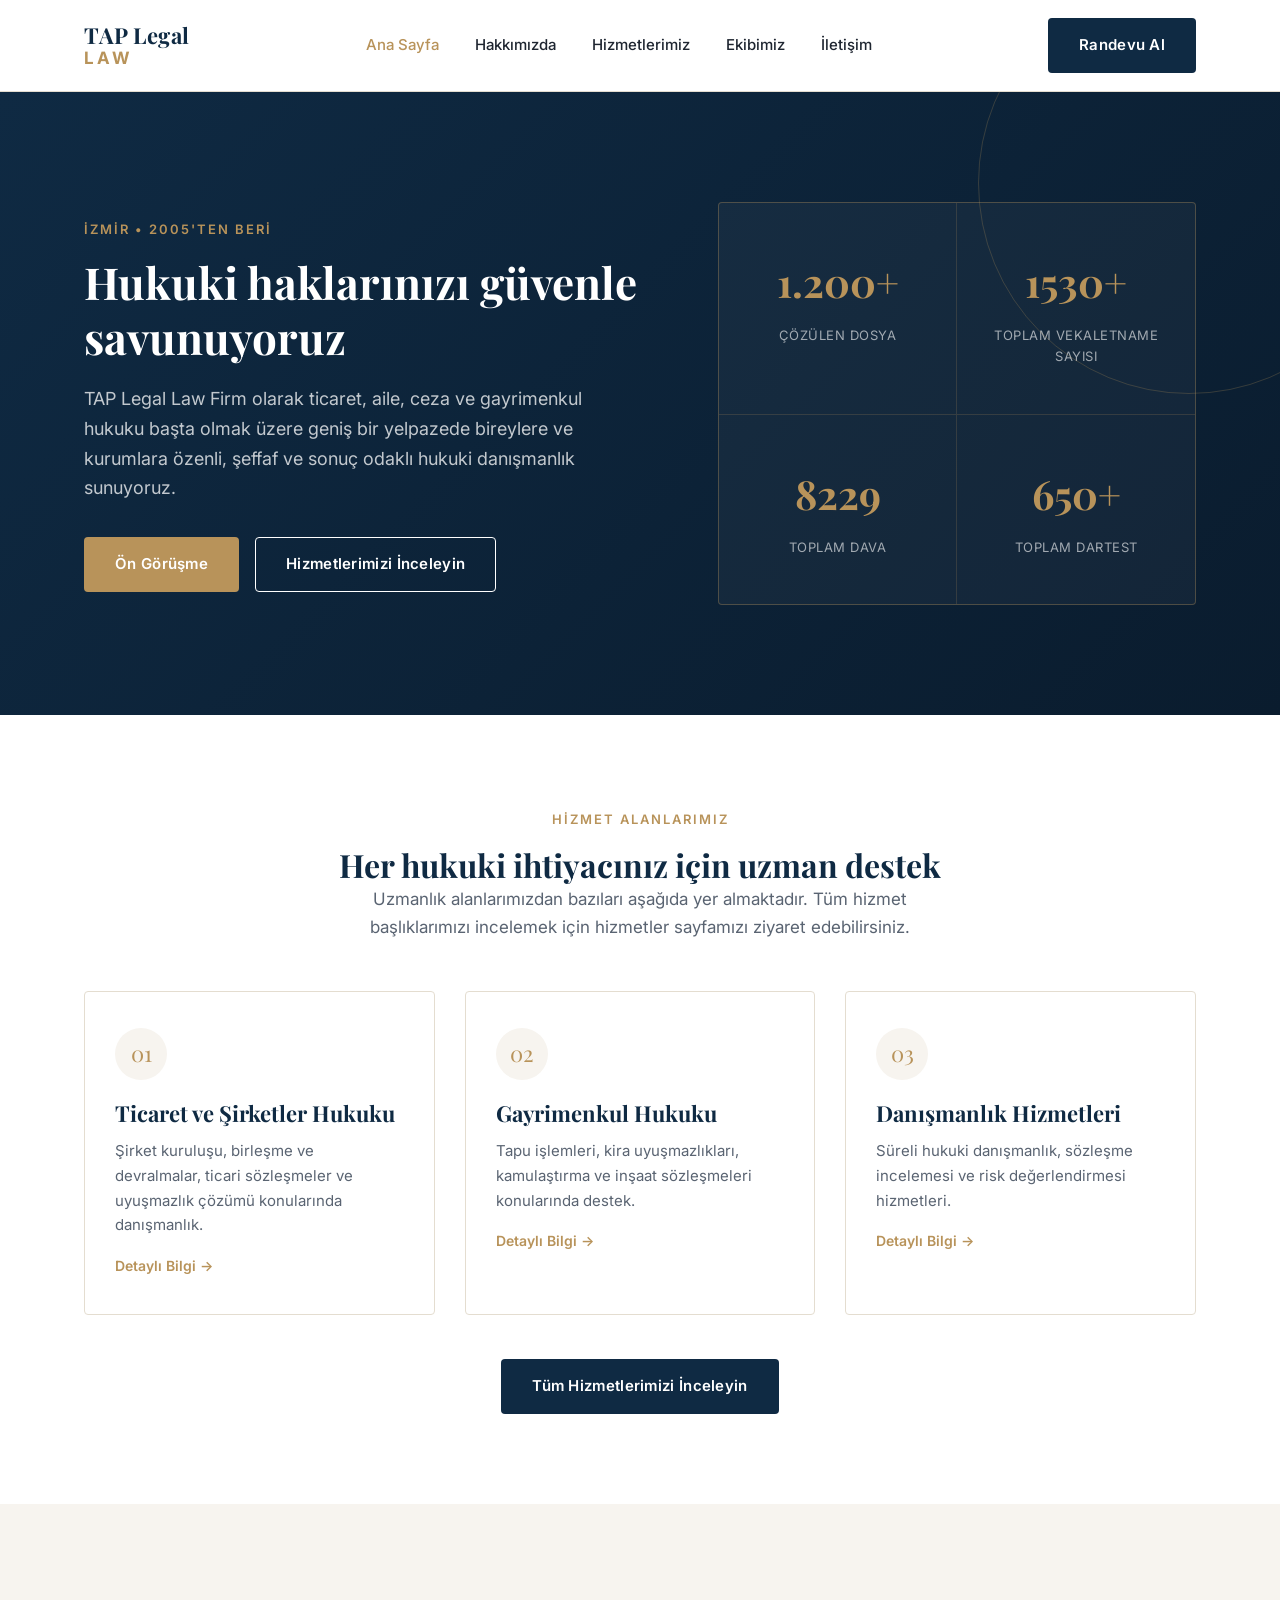
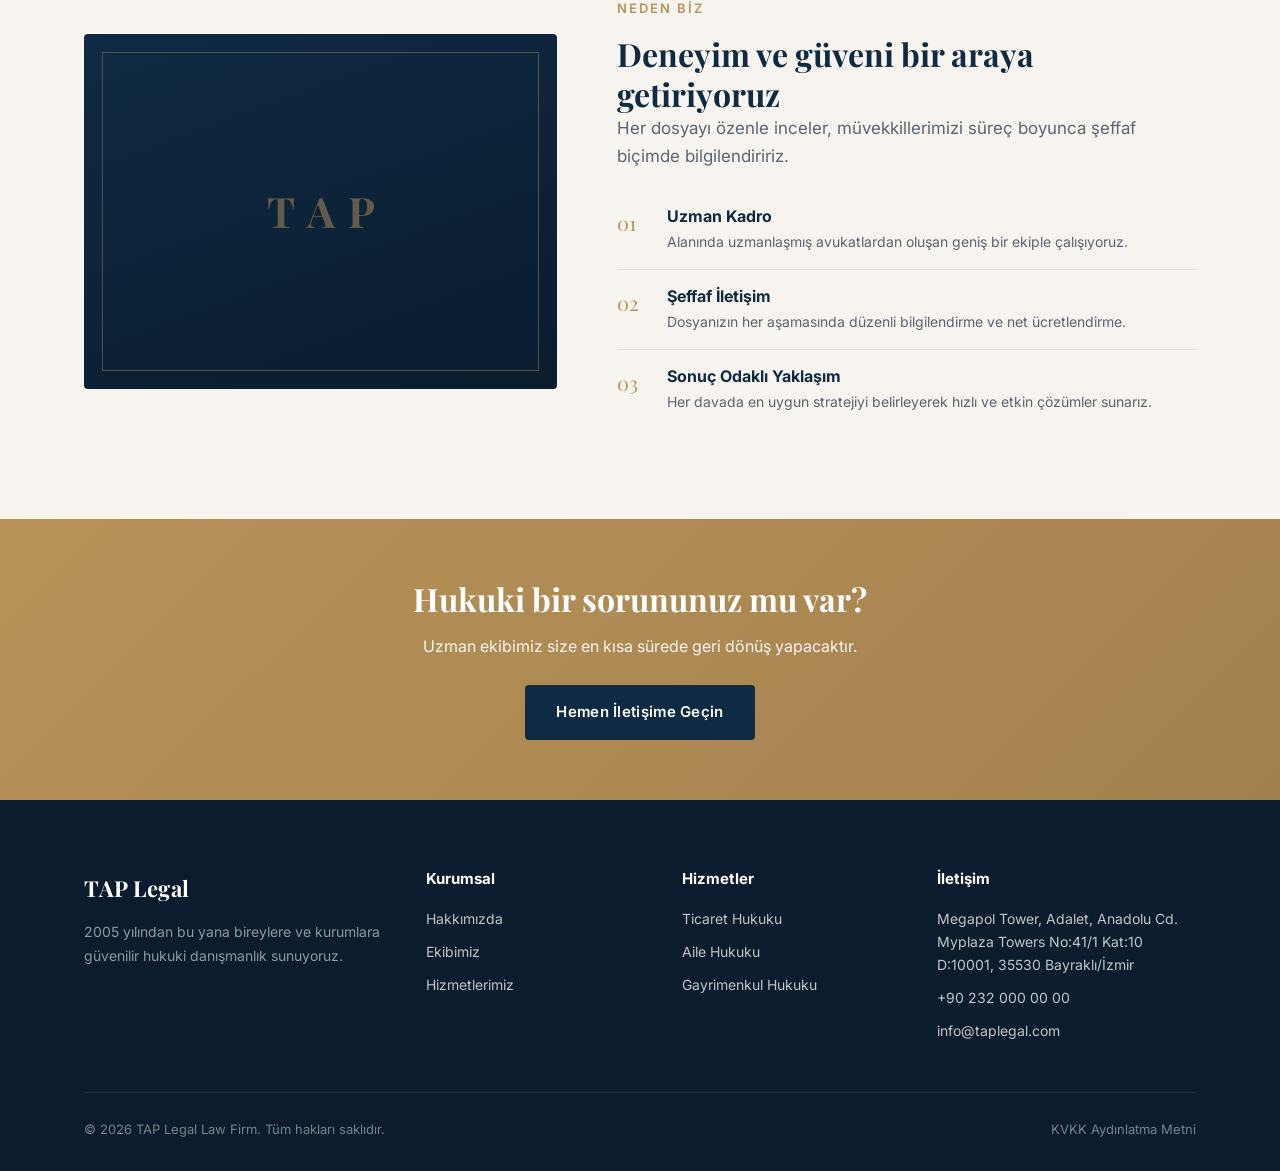
<file: index.html>
<!DOCTYPE html>
<html lang="tr">
<head>
  <meta charset="UTF-8" />
  <meta name="viewport" content="width=device-width, initial-scale=1.0" />
  <title>TAP Legal Law Firm | Ana Sayfa</title>
  <meta name="description" content="TAP Legal Law Firm — Ticaret, Aile, Ceza ve Gayrimenkul hukuku alanlarında güvenilir hukuki danışmanlık." />
  <link rel="preconnect" href="https://fonts.googleapis.com" />
  <link href="https://fonts.googleapis.com/css2?family=Playfair+Display:wght@600;700&family=Inter:wght@400;500;600;700&display=swap" rel="stylesheet" />
  <link rel="stylesheet" href="css/style.css" />
</head>
<body>

  <header class="site-header">
    <div class="container nav">
      <a href="index.html" class="brand">
        <span class="brand-name">TAP Legal</span>
        <span class="brand-tag">Law</span>
      </a>

      <nav class="nav-links">
        <a href="index.html" class="active">Ana Sayfa</a>
        <a href="hakkimizda.html">Hakkımızda</a>
        <a href="hizmetler.html">Hizmetlerimiz</a>
        <a href="ekip.html">Ekibimiz</a>
        <a href="iletisim.html">İletişim</a>
      </nav>

      <div class="nav-cta">
        <a href="iletisim.html" class="btn btn-dark">Randevu Al</a>
        <button class="nav-toggle" aria-label="Menüyü aç/kapat" aria-expanded="false">
          <span></span><span></span><span></span>
        </button>
      </div>
    </div>
  </header>

  <section class="hero">
    <div class="container hero-grid">
      <div>
        <span class="eyebrow">İzmir • 2005'ten beri</span>
        <h1>Hukuki haklarınızı güvenle savunuyoruz</h1>
        <p>TAP Legal Law Firm olarak ticaret, aile, ceza ve gayrimenkul hukuku başta olmak üzere geniş bir yelpazede bireylere ve kurumlara özenli, şeffaf ve sonuç odaklı hukuki danışmanlık sunuyoruz.</p>
        <div class="hero-actions">
          <a href="iletisim.html" class="btn btn-primary">Ön Görüşme</a>
          <a href="hizmetler.html" class="btn btn-outline">Hizmetlerimizi İnceleyin</a>
        </div>
      </div>

      <div class="hero-card">
        <div class="hero-stat">
          <strong>1.200+</strong>
          <span>Çözülen Dosya</span>
        </div>
        <div class="hero-stat">
          <strong>1530+</strong>
          <span>Toplam Vekaletname Sayısı</span>
        </div>
        <div class="hero-stat">
          <strong>8229</strong>
          <span>Toplam Dava</span>
        </div>
        <div class="hero-stat">
          <strong>650+</strong>
          <span>Toplam Dartest</span>
        </div>
      </div>
    </div>
  </section>

  <section class="section">
    <div class="container">
      <div class="section-head center">
        <span class="eyebrow">Hizmet Alanlarımız</span>
        <h2>Her hukuki ihtiyacınız için uzman destek</h2>
        <p class="lead">Uzmanlık alanlarımızdan bazıları aşağıda yer almaktadır. Tüm hizmet başlıklarımızı incelemek için hizmetler sayfamızı ziyaret edebilirsiniz.</p>
      </div>

      <div class="grid grid-3">
        <div class="card">
          <div class="card-icon">01</div>
          <h3>Ticaret ve Şirketler Hukuku</h3>
          <p>Şirket kuruluşu, birleşme ve devralmalar, ticari sözleşmeler ve uyuşmazlık çözümü konularında danışmanlık.</p>
          <a href="hizmetler.html" class="more">Detaylı Bilgi →</a>
        </div>
        <div class="card">
          <div class="card-icon">02</div>
          <h3>Gayrimenkul Hukuku</h3>
          <p>Tapu işlemleri, kira uyuşmazlıkları, kamulaştırma ve inşaat sözleşmeleri konularında destek.</p>
          <a href="hizmetler.html" class="more">Detaylı Bilgi →</a>
        </div>
        <div class="card">
          <div class="card-icon">03</div>
          <h3>Danışmanlık Hizmetleri</h3>
          <p>Süreli hukuki danışmanlık, sözleşme incelemesi ve risk değerlendirmesi hizmetleri.</p>
          <a href="hizmetler.html" class="more">Detaylı Bilgi →</a>
        </div>
      </div>

      <div style="text-align:center;margin-top:44px;">
        <a href="hizmetler.html" class="btn btn-dark">Tüm Hizmetlerimizi İnceleyin</a>
      </div>
    </div>
  </section>

  <section class="section section-alt">
    <div class="container about-split">
      <div class="about-photo"></div>
      <div>
        <span class="eyebrow">Neden Biz</span>
        <h2>Deneyim ve güveni bir araya getiriyoruz</h2>
        <p class="lead">Her dosyayı özenle inceler, müvekkillerimizi süreç boyunca şeffaf biçimde bilgilendiririz.</p>

        <ul class="value-list">
          <li>
            <span class="value-num">01</span>
            <div>
              <h4>Uzman Kadro</h4>
              <p>Alanında uzmanlaşmış avukatlardan oluşan geniş bir ekiple çalışıyoruz.</p>
            </div>
          </li>
          <li>
            <span class="value-num">02</span>
            <div>
              <h4>Şeffaf İletişim</h4>
              <p>Dosyanızın her aşamasında düzenli bilgilendirme ve net ücretlendirme.</p>
            </div>
          </li>
          <li>
            <span class="value-num">03</span>
            <div>
              <h4>Sonuç Odaklı Yaklaşım</h4>
              <p>Her davada en uygun stratejiyi belirleyerek hızlı ve etkin çözümler sunarız.</p>
            </div>
          </li>
        </ul>
      </div>
    </div>
  </section>

  <section class="cta-banner">
    <div class="container">
      <h2>Hukuki bir sorununuz mu var?</h2>
      <p>Uzman ekibimiz size en kısa sürede geri dönüş yapacaktır.</p>
      <a href="iletisim.html" class="btn btn-dark">Hemen İletişime Geçin</a>
    </div>
  </section>

  <footer class="site-footer">
    <div class="container">
      <div class="footer-grid">
        <div class="footer-brand">
          <span class="brand-name">TAP Legal</span>
          <p>2005 yılından bu yana bireylere ve kurumlara güvenilir hukuki danışmanlık sunuyoruz.</p>
        </div>
        <div>
          <h4>Kurumsal</h4>
          <ul>
            <li><a href="hakkimizda.html">Hakkımızda</a></li>
            <li><a href="ekip.html">Ekibimiz</a></li>
            <li><a href="hizmetler.html">Hizmetlerimiz</a></li>
          </ul>
        </div>
        <div>
          <h4>Hizmetler</h4>
          <ul>
            <li><a href="hizmetler.html">Ticaret Hukuku</a></li>
            <li><a href="hizmetler.html">Aile Hukuku</a></li>
            <li><a href="hizmetler.html">Gayrimenkul Hukuku</a></li>
          </ul>
        </div>
        <div>
          <h4>İletişim</h4>
          <ul>
            <li>Megapol Tower, Adalet, Anadolu Cd. Myplaza Towers No:41/1 Kat:10 D:10001, 35530 Bayraklı/İzmir</li>
            <li>+90 232 000 00 00</li>
            <li>info@taplegal.com</li>
          </ul>
        </div>
      </div>
      <div class="footer-bottom">
        <span>© 2026 TAP Legal Law Firm. Tüm hakları saklıdır.</span>
        <span><a href="kvkk.html">KVKK Aydınlatma Metni</a></span>
      </div>
    </div>
  </footer>

  <script src="js/main.js"></script>
</body>
</html>
</file>
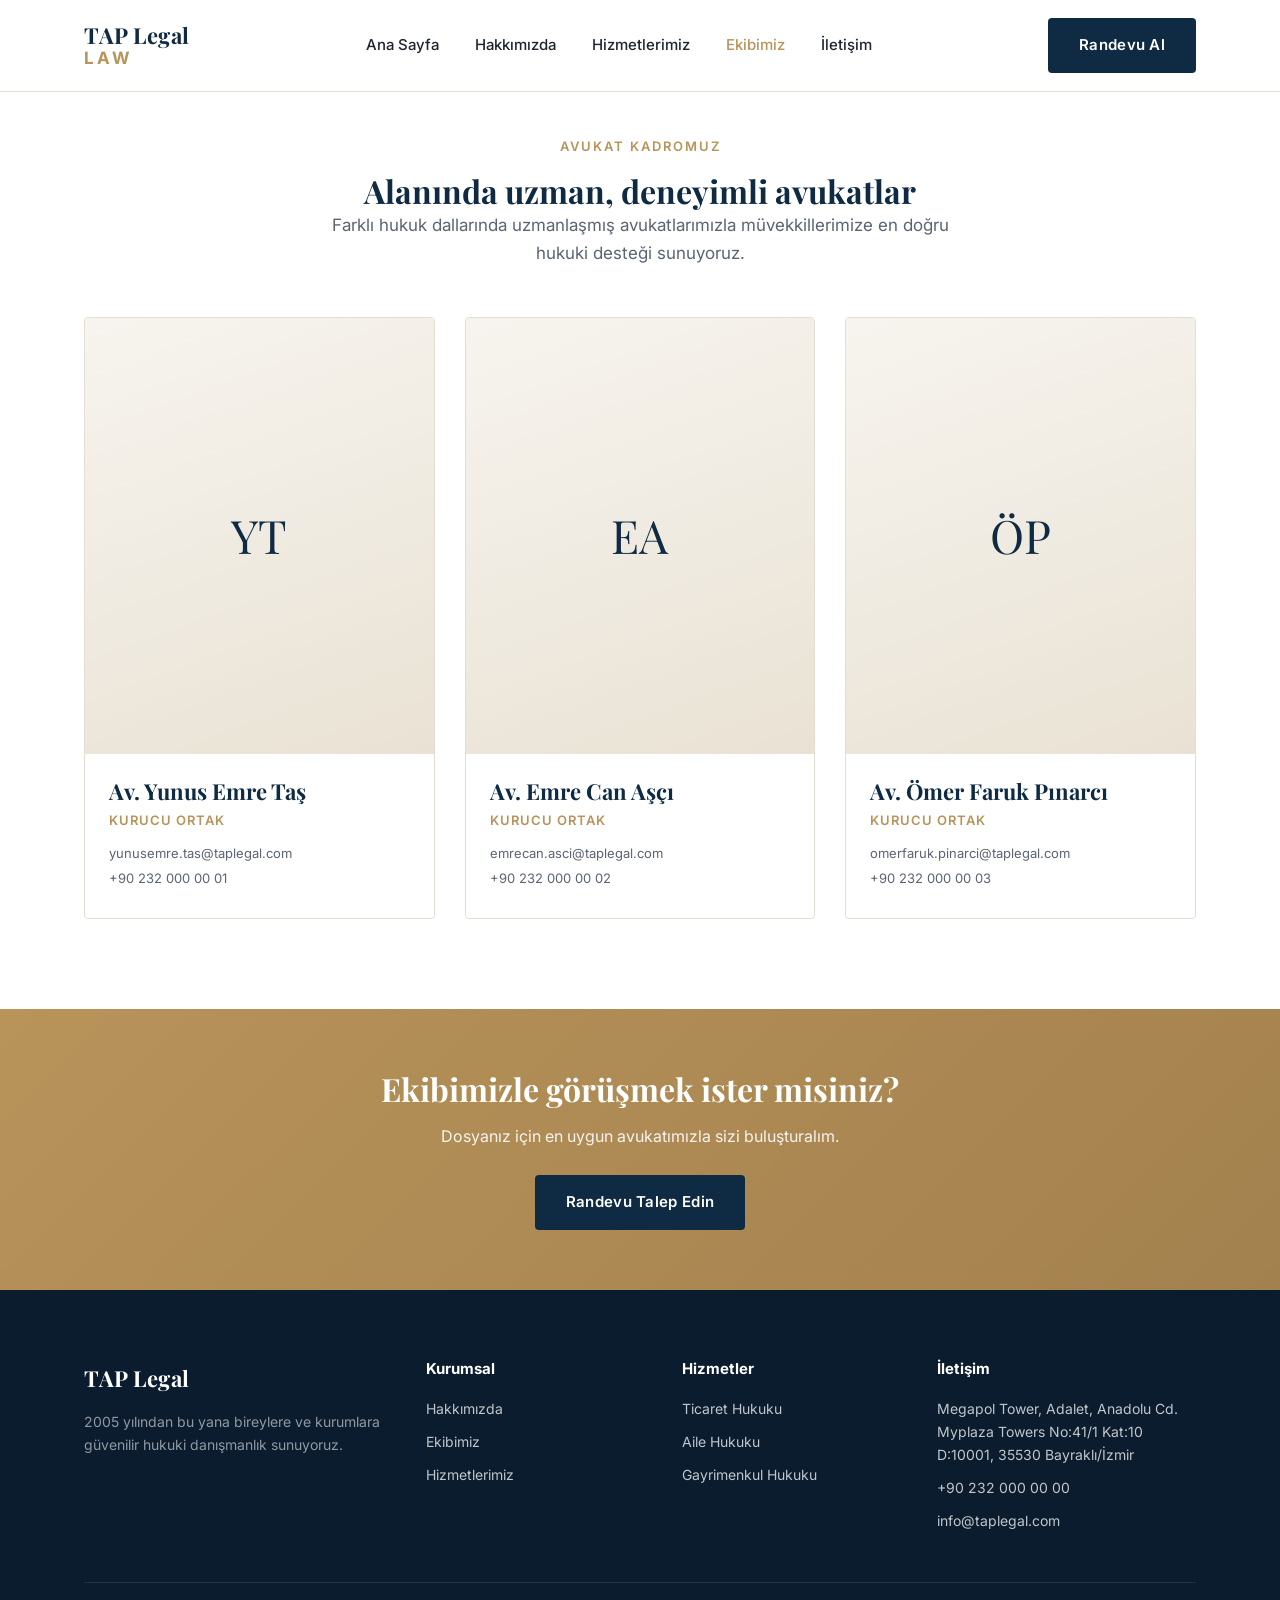
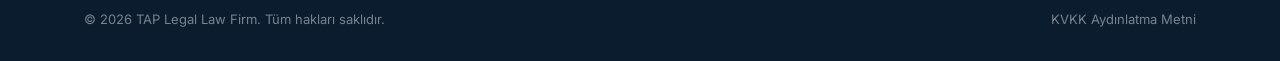
<file: ekip.html>
<!DOCTYPE html>
<html lang="tr">
<head>
  <meta charset="UTF-8" />
  <meta name="viewport" content="width=device-width, initial-scale=1.0" />
  <title>Ekibimiz | TAP Legal Law Firm</title>
  <meta name="description" content="TAP Legal Law Firm uzman avukat kadrosu." />
  <link rel="preconnect" href="https://fonts.googleapis.com" />
  <link href="https://fonts.googleapis.com/css2?family=Playfair+Display:wght@600;700&family=Inter:wght@400;500;600;700&display=swap" rel="stylesheet" />
  <link rel="stylesheet" href="css/style.css" />
</head>
<body>

  <header class="site-header">
    <div class="container nav">
      <a href="index.html" class="brand">
        <span class="brand-name">TAP Legal</span>
        <span class="brand-tag">Law</span>
      </a>

      <nav class="nav-links">
        <a href="index.html">Ana Sayfa</a>
        <a href="hakkimizda.html">Hakkımızda</a>
        <a href="hizmetler.html">Hizmetlerimiz</a>
        <a href="ekip.html" class="active">Ekibimiz</a>
        <a href="iletisim.html">İletişim</a>
      </nav>

      <div class="nav-cta">
        <a href="iletisim.html" class="btn btn-dark">Randevu Al</a>
        <button class="nav-toggle" aria-label="Menüyü aç/kapat" aria-expanded="false">
          <span></span><span></span><span></span>
        </button>
      </div>
    </div>
  </header>

  <section class="section section-top-sm">
    <div class="container">
      <div class="section-head center">
        <span class="eyebrow">Avukat Kadromuz</span>
        <h2>Alanında uzman, deneyimli avukatlar</h2>
        <p class="lead">Farklı hukuk dallarında uzmanlaşmış avukatlarımızla müvekkillerimize en doğru hukuki desteği sunuyoruz.</p>
      </div>

      <div class="grid grid-3">
        <div class="team-card">
          <div class="team-photo">YT</div>
          <div class="team-info">
            <h3>Av. Yunus Emre Taş</h3>
            <span class="team-role">Kurucu Ortak</span>
            <div class="team-contact">
              <div>yunusemre.tas@taplegal.com</div>
              <div>+90 232 000 00 01</div>
            </div>
          </div>
        </div>

        <div class="team-card">
          <div class="team-photo">EA</div>
          <div class="team-info">
            <h3>Av. Emre Can Aşçı</h3>
            <span class="team-role">Kurucu Ortak</span>
            <div class="team-contact">
              <div>emrecan.asci@taplegal.com</div>
              <div>+90 232 000 00 02</div>
            </div>
          </div>
        </div>

        <div class="team-card">
          <div class="team-photo">ÖP</div>
          <div class="team-info">
            <h3>Av. Ömer Faruk Pınarcı</h3>
            <span class="team-role">Kurucu Ortak</span>
            <div class="team-contact">
              <div>omerfaruk.pinarci@taplegal.com</div>
              <div>+90 232 000 00 03</div>
            </div>
          </div>
        </div>
      </div>
    </div>
  </section>

  <section class="cta-banner">
    <div class="container">
      <h2>Ekibimizle görüşmek ister misiniz?</h2>
      <p>Dosyanız için en uygun avukatımızla sizi buluşturalım.</p>
      <a href="iletisim.html" class="btn btn-dark">Randevu Talep Edin</a>
    </div>
  </section>

  <footer class="site-footer">
    <div class="container">
      <div class="footer-grid">
        <div class="footer-brand">
          <span class="brand-name">TAP Legal</span>
          <p>2005 yılından bu yana bireylere ve kurumlara güvenilir hukuki danışmanlık sunuyoruz.</p>
        </div>
        <div>
          <h4>Kurumsal</h4>
          <ul>
            <li><a href="hakkimizda.html">Hakkımızda</a></li>
            <li><a href="ekip.html">Ekibimiz</a></li>
            <li><a href="hizmetler.html">Hizmetlerimiz</a></li>
          </ul>
        </div>
        <div>
          <h4>Hizmetler</h4>
          <ul>
            <li><a href="hizmetler.html">Ticaret Hukuku</a></li>
            <li><a href="hizmetler.html">Aile Hukuku</a></li>
            <li><a href="hizmetler.html">Gayrimenkul Hukuku</a></li>
          </ul>
        </div>
        <div>
          <h4>İletişim</h4>
          <ul>
            <li>Megapol Tower, Adalet, Anadolu Cd. Myplaza Towers No:41/1 Kat:10 D:10001, 35530 Bayraklı/İzmir</li>
            <li>+90 232 000 00 00</li>
            <li>info@taplegal.com</li>
          </ul>
        </div>
      </div>
      <div class="footer-bottom">
        <span>© 2026 TAP Legal Law Firm. Tüm hakları saklıdır.</span>
        <span><a href="kvkk.html">KVKK Aydınlatma Metni</a></span>
      </div>
    </div>
  </footer>

  <script src="js/main.js"></script>
</body>
</html>
</file>
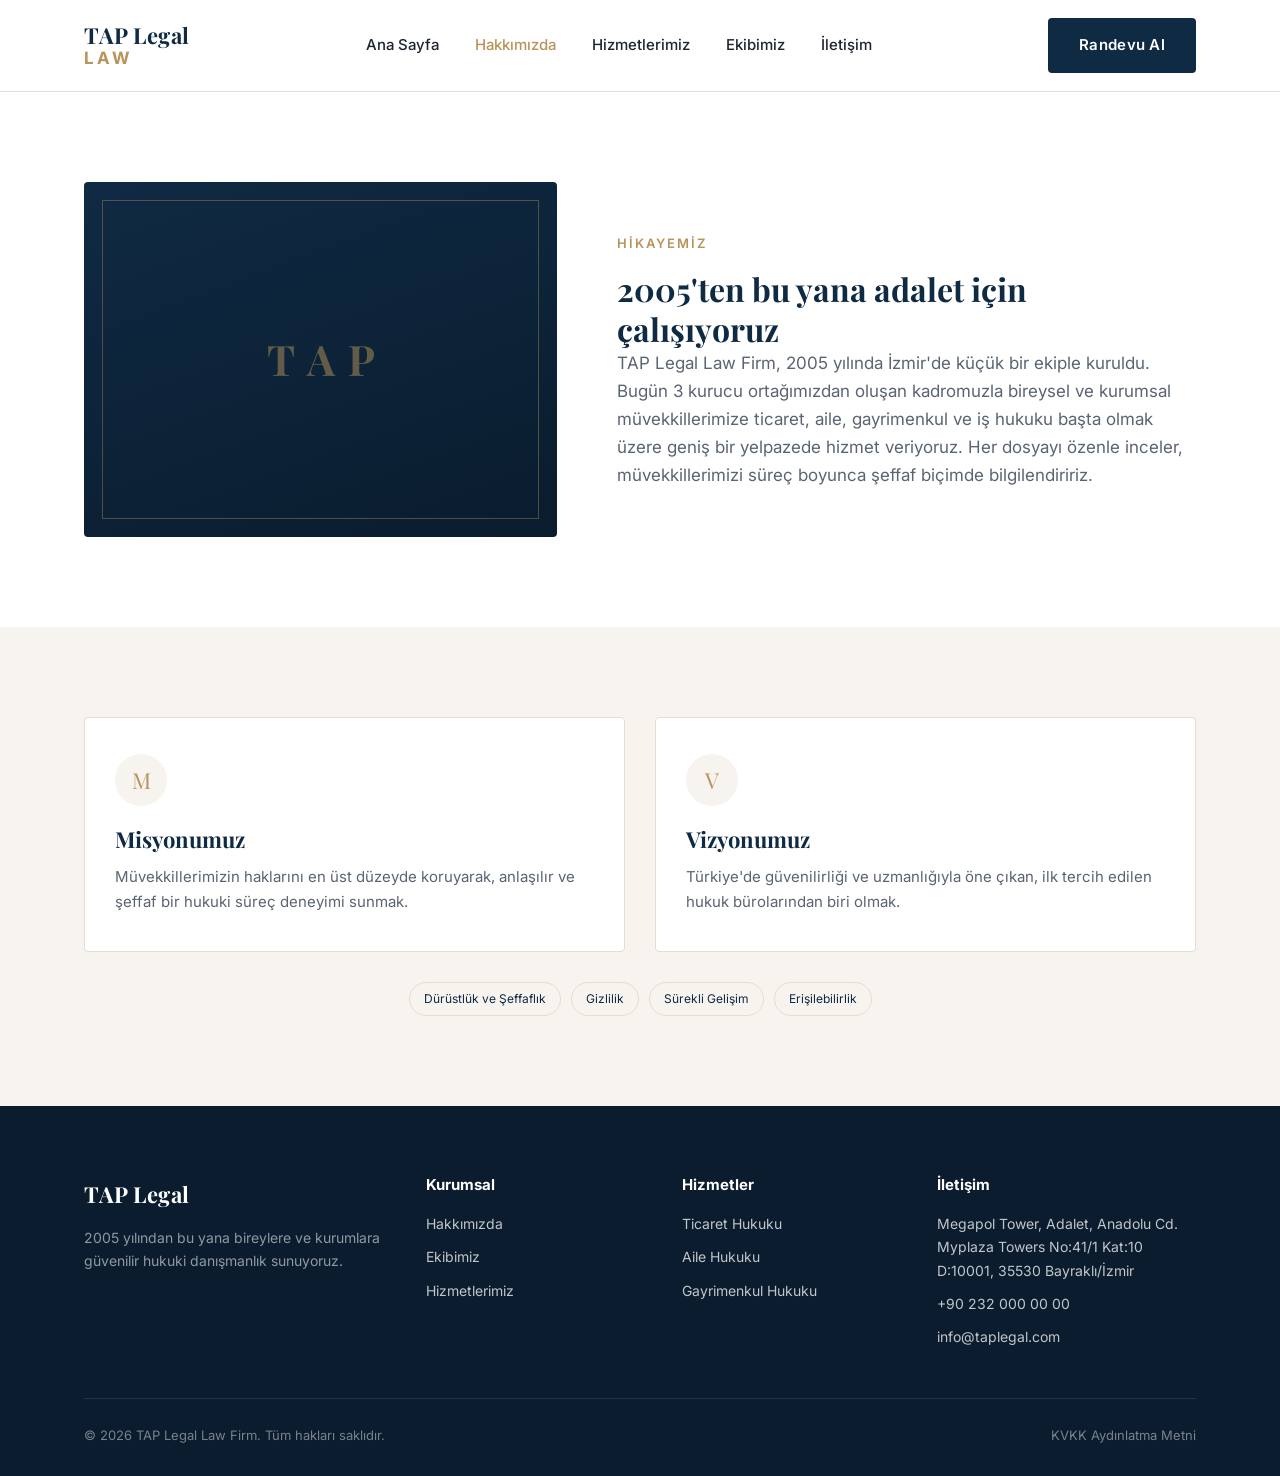
<file: hakkimizda.html>
<!DOCTYPE html>
<html lang="tr">
<head>
  <meta charset="UTF-8" />
  <meta name="viewport" content="width=device-width, initial-scale=1.0" />
  <title>Hakkımızda | TAP Legal Law Firm</title>
  <meta name="description" content="TAP Legal Law Firm'nun hikayesi, misyonu ve değerleri." />
  <link rel="preconnect" href="https://fonts.googleapis.com" />
  <link href="https://fonts.googleapis.com/css2?family=Playfair+Display:wght@600;700&family=Inter:wght@400;500;600;700&display=swap" rel="stylesheet" />
  <link rel="stylesheet" href="css/style.css" />
</head>
<body>

  <header class="site-header">
    <div class="container nav">
      <a href="index.html" class="brand">
        <span class="brand-name">TAP Legal</span>
        <span class="brand-tag">Law</span>
      </a>

      <nav class="nav-links">
        <a href="index.html">Ana Sayfa</a>
        <a href="hakkimizda.html" class="active">Hakkımızda</a>
        <a href="hizmetler.html">Hizmetlerimiz</a>
        <a href="ekip.html">Ekibimiz</a>
        <a href="iletisim.html">İletişim</a>
      </nav>

      <div class="nav-cta">
        <a href="iletisim.html" class="btn btn-dark">Randevu Al</a>
        <button class="nav-toggle" aria-label="Menüyü aç/kapat" aria-expanded="false">
          <span></span><span></span><span></span>
        </button>
      </div>
    </div>
  </header>

  <section class="section">
    <div class="container about-split">
      <div class="about-photo"></div>
      <div>
        <span class="eyebrow">Hikayemiz</span>
        <h2>2005'ten bu yana adalet için çalışıyoruz</h2>
        <p class="lead">TAP Legal Law Firm, 2005 yılında İzmir'de küçük bir ekiple kuruldu. Bugün 3 kurucu ortağımızdan oluşan kadromuzla bireysel ve kurumsal müvekkillerimize ticaret, aile, gayrimenkul ve iş hukuku başta olmak üzere geniş bir yelpazede hizmet veriyoruz. Her dosyayı özenle inceler, müvekkillerimizi süreç boyunca şeffaf biçimde bilgilendiririz.</p>
      </div>
    </div>
  </section>

  <section class="section section-alt">
    <div class="container">
      <div class="grid grid-2">
        <div class="card">
          <div class="card-icon">M</div>
          <h3>Misyonumuz</h3>
          <p>Müvekkillerimizin haklarını en üst düzeyde koruyarak, anlaşılır ve şeffaf bir hukuki süreç deneyimi sunmak.</p>
        </div>
        <div class="card">
          <div class="card-icon">V</div>
          <h3>Vizyonumuz</h3>
          <p>Türkiye'de güvenilirliği ve uzmanlığıyla öne çıkan, ilk tercih edilen hukuk bürolarından biri olmak.</p>
        </div>
      </div>

      <div class="tag-list" style="margin-top:30px;justify-content:center;">
        <span>Dürüstlük ve Şeffaflık</span>
        <span>Gizlilik</span>
        <span>Sürekli Gelişim</span>
        <span>Erişilebilirlik</span>
      </div>
    </div>
  </section>

  <footer class="site-footer">
    <div class="container">
      <div class="footer-grid">
        <div class="footer-brand">
          <span class="brand-name">TAP Legal</span>
          <p>2005 yılından bu yana bireylere ve kurumlara güvenilir hukuki danışmanlık sunuyoruz.</p>
        </div>
        <div>
          <h4>Kurumsal</h4>
          <ul>
            <li><a href="hakkimizda.html">Hakkımızda</a></li>
            <li><a href="ekip.html">Ekibimiz</a></li>
            <li><a href="hizmetler.html">Hizmetlerimiz</a></li>
          </ul>
        </div>
        <div>
          <h4>Hizmetler</h4>
          <ul>
            <li><a href="hizmetler.html">Ticaret Hukuku</a></li>
            <li><a href="hizmetler.html">Aile Hukuku</a></li>
            <li><a href="hizmetler.html">Gayrimenkul Hukuku</a></li>
          </ul>
        </div>
        <div>
          <h4>İletişim</h4>
          <ul>
            <li>Megapol Tower, Adalet, Anadolu Cd. Myplaza Towers No:41/1 Kat:10 D:10001, 35530 Bayraklı/İzmir</li>
            <li>+90 232 000 00 00</li>
            <li>info@taplegal.com</li>
          </ul>
        </div>
      </div>
      <div class="footer-bottom">
        <span>© 2026 TAP Legal Law Firm. Tüm hakları saklıdır.</span>
        <span><a href="kvkk.html">KVKK Aydınlatma Metni</a></span>
      </div>
    </div>
  </footer>

  <script src="js/main.js"></script>
</body>
</html>
</file>
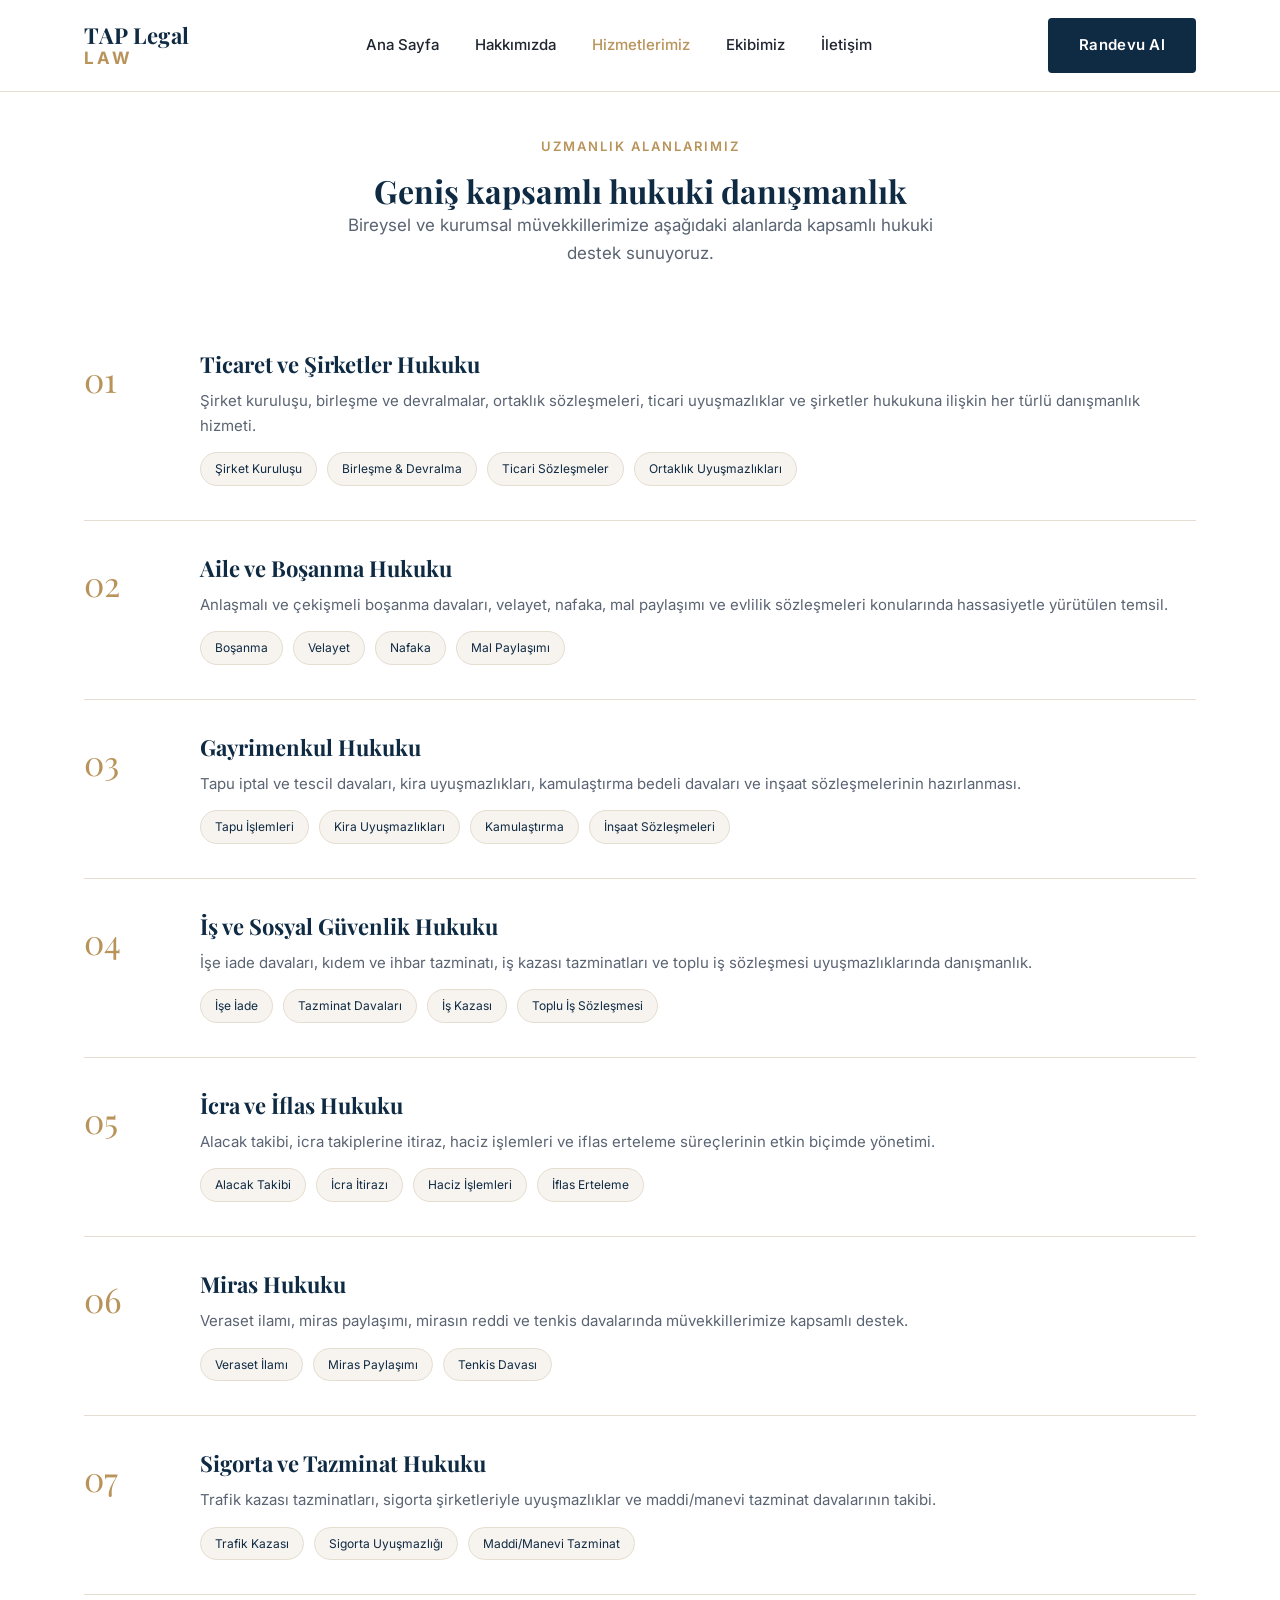
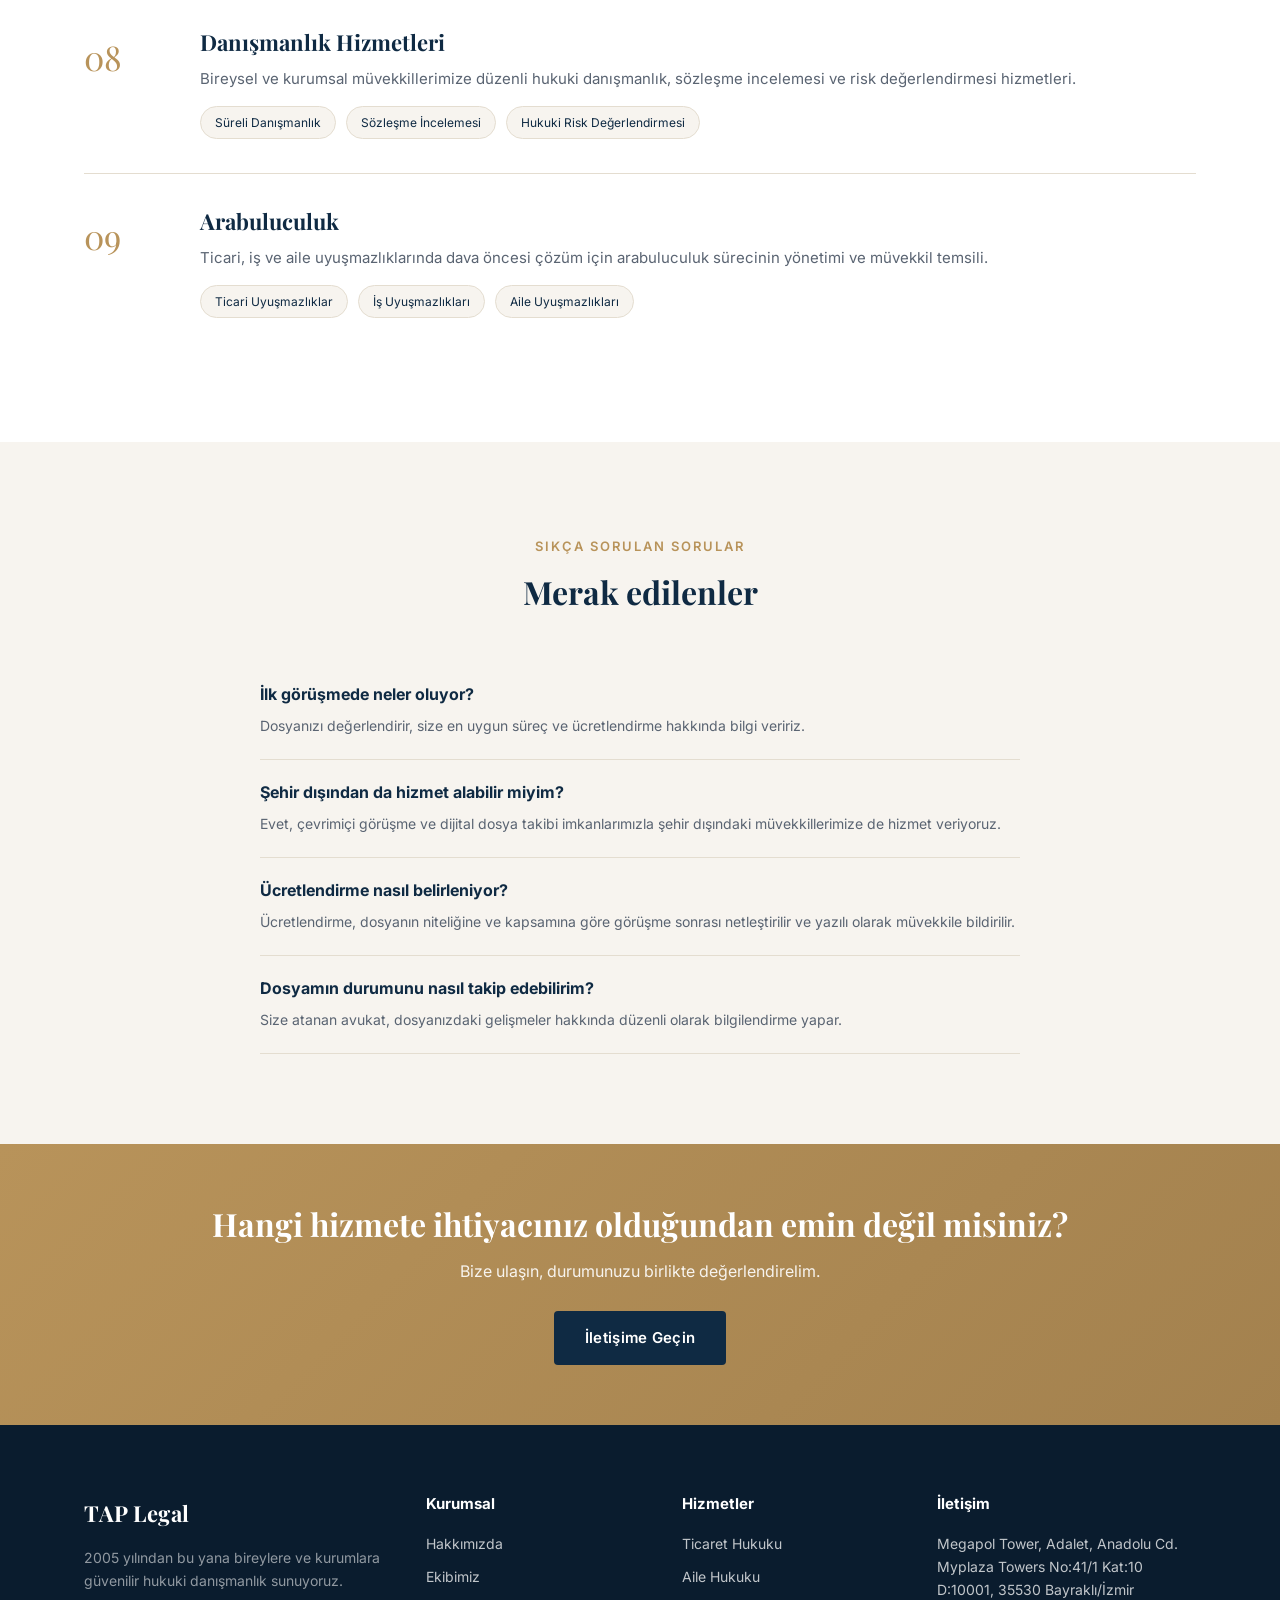
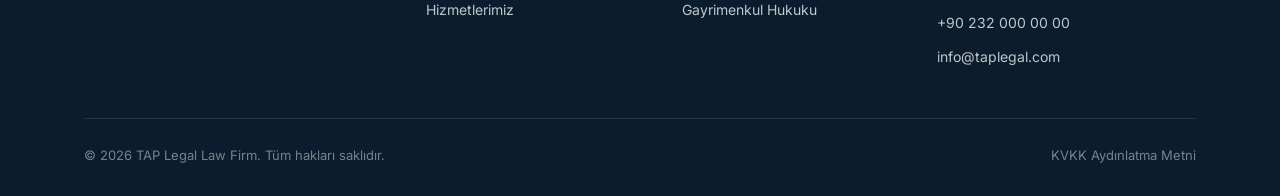
<file: hizmetler.html>
<!DOCTYPE html>
<html lang="tr">
<head>
  <meta charset="UTF-8" />
  <meta name="viewport" content="width=device-width, initial-scale=1.0" />
  <title>Hizmetlerimiz | TAP Legal Law Firm</title>
  <meta name="description" content="TAP Legal Law Firm hizmet alanları: Ticaret, Aile, Ceza, Gayrimenkul, İş ve İcra Hukuku." />
  <link rel="preconnect" href="https://fonts.googleapis.com" />
  <link href="https://fonts.googleapis.com/css2?family=Playfair+Display:wght@600;700&family=Inter:wght@400;500;600;700&display=swap" rel="stylesheet" />
  <link rel="stylesheet" href="css/style.css" />
</head>
<body>

  <header class="site-header">
    <div class="container nav">
      <a href="index.html" class="brand">
        <span class="brand-name">TAP Legal</span>
        <span class="brand-tag">Law</span>
      </a>

      <nav class="nav-links">
        <a href="index.html">Ana Sayfa</a>
        <a href="hakkimizda.html">Hakkımızda</a>
        <a href="hizmetler.html" class="active">Hizmetlerimiz</a>
        <a href="ekip.html">Ekibimiz</a>
        <a href="iletisim.html">İletişim</a>
      </nav>

      <div class="nav-cta">
        <a href="iletisim.html" class="btn btn-dark">Randevu Al</a>
        <button class="nav-toggle" aria-label="Menüyü aç/kapat" aria-expanded="false">
          <span></span><span></span><span></span>
        </button>
      </div>
    </div>
  </header>

  <section class="section section-top-sm">
    <div class="container">
      <div class="section-head center">
        <span class="eyebrow">Uzmanlık Alanlarımız</span>
        <h2>Geniş kapsamlı hukuki danışmanlık</h2>
        <p class="lead">Bireysel ve kurumsal müvekkillerimize aşağıdaki alanlarda kapsamlı hukuki destek sunuyoruz.</p>
      </div>

      <div class="practice-item">
        <div class="practice-num">01</div>
        <div>
          <h3>Ticaret ve Şirketler Hukuku</h3>
          <p>Şirket kuruluşu, birleşme ve devralmalar, ortaklık sözleşmeleri, ticari uyuşmazlıklar ve şirketler hukukuna ilişkin her türlü danışmanlık hizmeti.</p>
          <div class="tag-list">
            <span>Şirket Kuruluşu</span>
            <span>Birleşme &amp; Devralma</span>
            <span>Ticari Sözleşmeler</span>
            <span>Ortaklık Uyuşmazlıkları</span>
          </div>
        </div>
      </div>

      <div class="practice-item">
        <div class="practice-num">02</div>
        <div>
          <h3>Aile ve Boşanma Hukuku</h3>
          <p>Anlaşmalı ve çekişmeli boşanma davaları, velayet, nafaka, mal paylaşımı ve evlilik sözleşmeleri konularında hassasiyetle yürütülen temsil.</p>
          <div class="tag-list">
            <span>Boşanma</span>
            <span>Velayet</span>
            <span>Nafaka</span>
            <span>Mal Paylaşımı</span>
          </div>
        </div>
      </div>

      <div class="practice-item">
        <div class="practice-num">03</div>
        <div>
          <h3>Gayrimenkul Hukuku</h3>
          <p>Tapu iptal ve tescil davaları, kira uyuşmazlıkları, kamulaştırma bedeli davaları ve inşaat sözleşmelerinin hazırlanması.</p>
          <div class="tag-list">
            <span>Tapu İşlemleri</span>
            <span>Kira Uyuşmazlıkları</span>
            <span>Kamulaştırma</span>
            <span>İnşaat Sözleşmeleri</span>
          </div>
        </div>
      </div>

      <div class="practice-item">
        <div class="practice-num">04</div>
        <div>
          <h3>İş ve Sosyal Güvenlik Hukuku</h3>
          <p>İşe iade davaları, kıdem ve ihbar tazminatı, iş kazası tazminatları ve toplu iş sözleşmesi uyuşmazlıklarında danışmanlık.</p>
          <div class="tag-list">
            <span>İşe İade</span>
            <span>Tazminat Davaları</span>
            <span>İş Kazası</span>
            <span>Toplu İş Sözleşmesi</span>
          </div>
        </div>
      </div>

      <div class="practice-item">
        <div class="practice-num">05</div>
        <div>
          <h3>İcra ve İflas Hukuku</h3>
          <p>Alacak takibi, icra takiplerine itiraz, haciz işlemleri ve iflas erteleme süreçlerinin etkin biçimde yönetimi.</p>
          <div class="tag-list">
            <span>Alacak Takibi</span>
            <span>İcra İtirazı</span>
            <span>Haciz İşlemleri</span>
            <span>İflas Erteleme</span>
          </div>
        </div>
      </div>

      <div class="practice-item">
        <div class="practice-num">06</div>
        <div>
          <h3>Miras Hukuku</h3>
          <p>Veraset ilamı, miras paylaşımı, mirasın reddi ve tenkis davalarında müvekkillerimize kapsamlı destek.</p>
          <div class="tag-list">
            <span>Veraset İlamı</span>
            <span>Miras Paylaşımı</span>
            <span>Tenkis Davası</span>
          </div>
        </div>
      </div>

      <div class="practice-item">
        <div class="practice-num">07</div>
        <div>
          <h3>Sigorta ve Tazminat Hukuku</h3>
          <p>Trafik kazası tazminatları, sigorta şirketleriyle uyuşmazlıklar ve maddi/manevi tazminat davalarının takibi.</p>
          <div class="tag-list">
            <span>Trafik Kazası</span>
            <span>Sigorta Uyuşmazlığı</span>
            <span>Maddi/Manevi Tazminat</span>
          </div>
        </div>
      </div>

      <div class="practice-item">
        <div class="practice-num">08</div>
        <div>
          <h3>Danışmanlık Hizmetleri</h3>
          <p>Bireysel ve kurumsal müvekkillerimize düzenli hukuki danışmanlık, sözleşme incelemesi ve risk değerlendirmesi hizmetleri.</p>
          <div class="tag-list">
            <span>Süreli Danışmanlık</span>
            <span>Sözleşme İncelemesi</span>
            <span>Hukuki Risk Değerlendirmesi</span>
          </div>
        </div>
      </div>

      <div class="practice-item">
        <div class="practice-num">09</div>
        <div>
          <h3>Arabuluculuk</h3>
          <p>Ticari, iş ve aile uyuşmazlıklarında dava öncesi çözüm için arabuluculuk sürecinin yönetimi ve müvekkil temsili.</p>
          <div class="tag-list">
            <span>Ticari Uyuşmazlıklar</span>
            <span>İş Uyuşmazlıkları</span>
            <span>Aile Uyuşmazlıkları</span>
          </div>
        </div>
      </div>
    </div>
  </section>

  <section class="section section-alt">
    <div class="container">
      <div class="section-head center">
        <span class="eyebrow">Sıkça Sorulan Sorular</span>
        <h2>Merak edilenler</h2>
      </div>

      <div style="max-width:760px;margin:0 auto;">
        <div class="faq-item">
          <h4>İlk görüşmede neler oluyor?</h4>
          <p>Dosyanızı değerlendirir, size en uygun süreç ve ücretlendirme hakkında bilgi veririz.</p>
        </div>
        <div class="faq-item">
          <h4>Şehir dışından da hizmet alabilir miyim?</h4>
          <p>Evet, çevrimiçi görüşme ve dijital dosya takibi imkanlarımızla şehir dışındaki müvekkillerimize de hizmet veriyoruz.</p>
        </div>
        <div class="faq-item">
          <h4>Ücretlendirme nasıl belirleniyor?</h4>
          <p>Ücretlendirme, dosyanın niteliğine ve kapsamına göre görüşme sonrası netleştirilir ve yazılı olarak müvekkile bildirilir.</p>
        </div>
        <div class="faq-item">
          <h4>Dosyamın durumunu nasıl takip edebilirim?</h4>
          <p>Size atanan avukat, dosyanızdaki gelişmeler hakkında düzenli olarak bilgilendirme yapar.</p>
        </div>
      </div>
    </div>
  </section>

  <section class="cta-banner">
    <div class="container">
      <h2>Hangi hizmete ihtiyacınız olduğundan emin değil misiniz?</h2>
      <p>Bize ulaşın, durumunuzu birlikte değerlendirelim.</p>
      <a href="iletisim.html" class="btn btn-dark">İletişime Geçin</a>
    </div>
  </section>

  <footer class="site-footer">
    <div class="container">
      <div class="footer-grid">
        <div class="footer-brand">
          <span class="brand-name">TAP Legal</span>
          <p>2005 yılından bu yana bireylere ve kurumlara güvenilir hukuki danışmanlık sunuyoruz.</p>
        </div>
        <div>
          <h4>Kurumsal</h4>
          <ul>
            <li><a href="hakkimizda.html">Hakkımızda</a></li>
            <li><a href="ekip.html">Ekibimiz</a></li>
            <li><a href="hizmetler.html">Hizmetlerimiz</a></li>
          </ul>
        </div>
        <div>
          <h4>Hizmetler</h4>
          <ul>
            <li><a href="hizmetler.html">Ticaret Hukuku</a></li>
            <li><a href="hizmetler.html">Aile Hukuku</a></li>
            <li><a href="hizmetler.html">Gayrimenkul Hukuku</a></li>
          </ul>
        </div>
        <div>
          <h4>İletişim</h4>
          <ul>
            <li>Megapol Tower, Adalet, Anadolu Cd. Myplaza Towers No:41/1 Kat:10 D:10001, 35530 Bayraklı/İzmir</li>
            <li>+90 232 000 00 00</li>
            <li>info@taplegal.com</li>
          </ul>
        </div>
      </div>
      <div class="footer-bottom">
        <span>© 2026 TAP Legal Law Firm. Tüm hakları saklıdır.</span>
        <span><a href="kvkk.html">KVKK Aydınlatma Metni</a></span>
      </div>
    </div>
  </footer>

  <script src="js/main.js"></script>
</body>
</html>
</file>
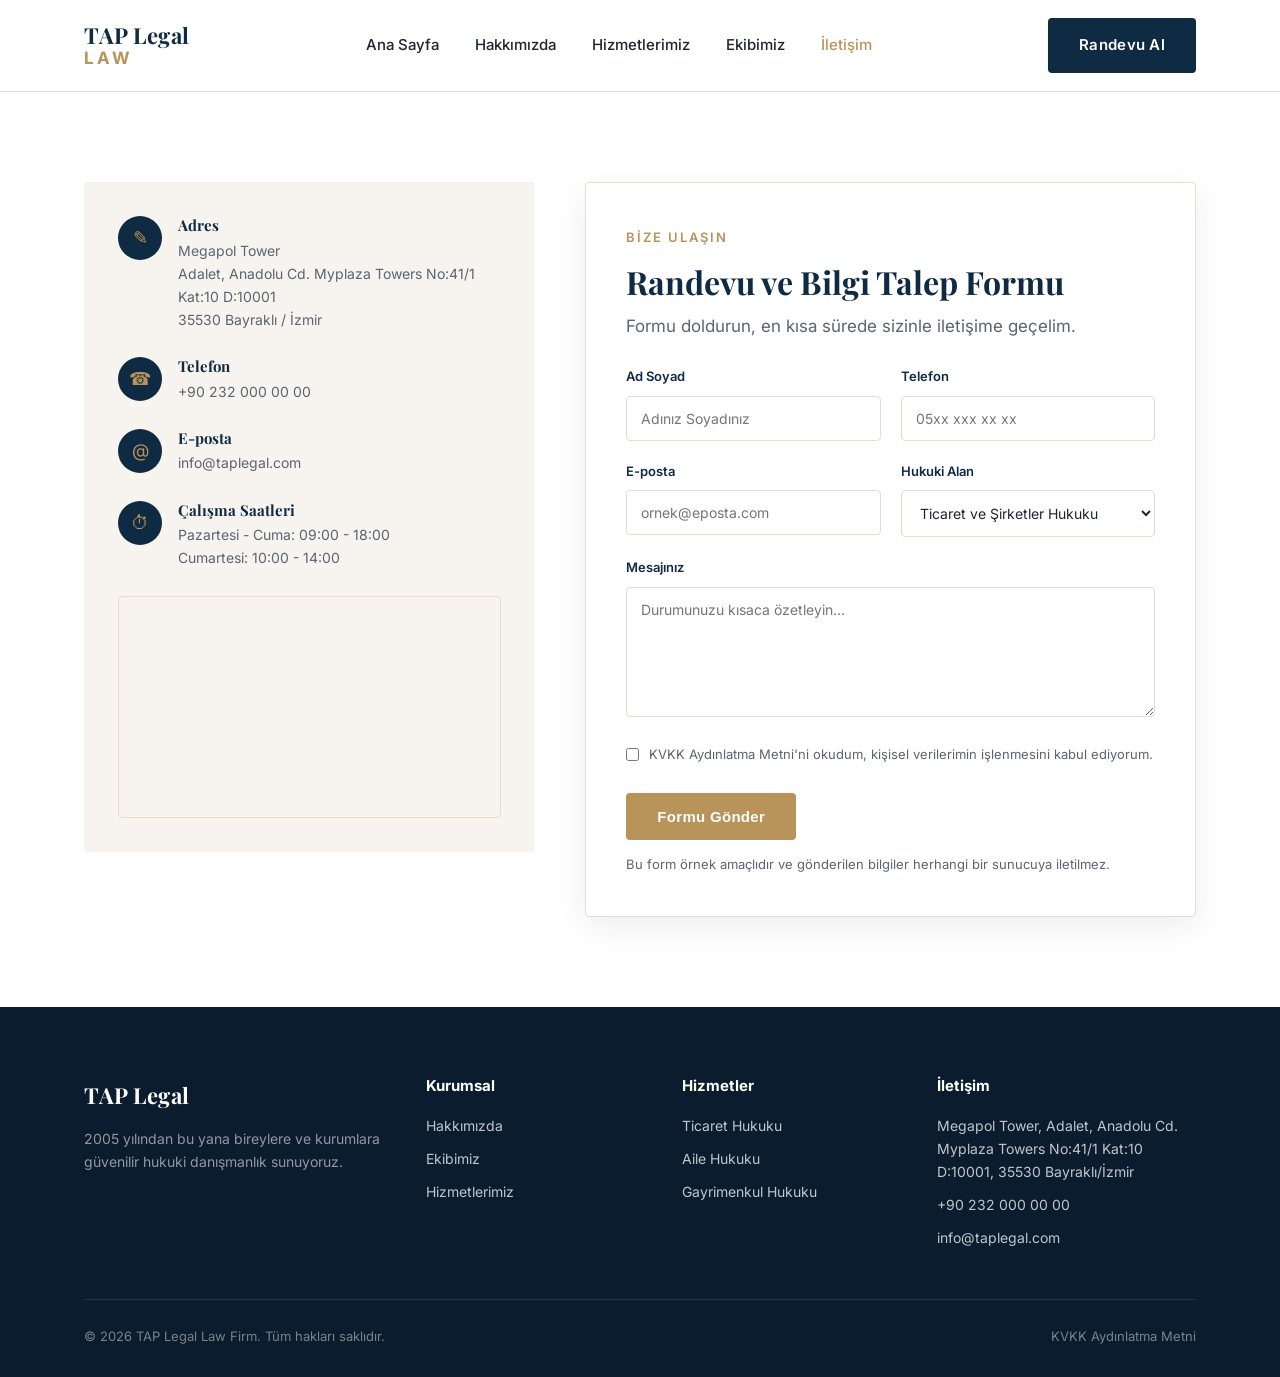
<file: iletisim.html>
<!DOCTYPE html>
<html lang="tr">
<head>
  <meta charset="UTF-8" />
  <meta name="viewport" content="width=device-width, initial-scale=1.0" />
  <title>İletişim | TAP Legal Law Firm</title>
  <meta name="description" content="TAP Legal Law Firm ile iletişime geçin. Adres, telefon ve randevu formu." />
  <link rel="preconnect" href="https://fonts.googleapis.com" />
  <link href="https://fonts.googleapis.com/css2?family=Playfair+Display:wght@600;700&family=Inter:wght@400;500;600;700&display=swap" rel="stylesheet" />
  <link rel="stylesheet" href="css/style.css" />
</head>
<body>

  <header class="site-header">
    <div class="container nav">
      <a href="index.html" class="brand">
        <span class="brand-name">TAP Legal</span>
        <span class="brand-tag">Law</span>
      </a>

      <nav class="nav-links">
        <a href="index.html">Ana Sayfa</a>
        <a href="hakkimizda.html">Hakkımızda</a>
        <a href="hizmetler.html">Hizmetlerimiz</a>
        <a href="ekip.html">Ekibimiz</a>
        <a href="iletisim.html" class="active">İletişim</a>
      </nav>

      <div class="nav-cta">
        <a href="iletisim.html" class="btn btn-dark">Randevu Al</a>
        <button class="nav-toggle" aria-label="Menüyü aç/kapat" aria-expanded="false">
          <span></span><span></span><span></span>
        </button>
      </div>
    </div>
  </header>

  <section class="section">
    <div class="container contact-grid">
      <div>
        <div class="contact-info-card">
          <div class="contact-info-item">
            <div class="icon">✎</div>
            <div>
              <h4>Adres</h4>
              <p>Megapol Tower<br />Adalet, Anadolu Cd. Myplaza Towers No:41/1 Kat:10 D:10001<br />35530 Bayraklı / İzmir</p>
            </div>
          </div>
          <div class="contact-info-item">
            <div class="icon">☎</div>
            <div>
              <h4>Telefon</h4>
              <p>+90 232 000 00 00</p>
            </div>
          </div>
          <div class="contact-info-item">
            <div class="icon">@</div>
            <div>
              <h4>E-posta</h4>
              <p>info@taplegal.com</p>
            </div>
          </div>
          <div class="contact-info-item">
            <div class="icon">⏱</div>
            <div>
              <h4>Çalışma Saatleri</h4>
              <p>Pazartesi - Cuma: 09:00 - 18:00<br />Cumartesi: 10:00 - 14:00</p>
            </div>
          </div>

          <div class="map-box">
            <iframe
              src="https://www.openstreetmap.org/export/embed.html?bbox=27.1555%2C38.4590%2C27.1755%2C38.4680&layer=mapnik&marker=38.4636%2C27.1655"
              title="Büro konumu haritası"
              loading="lazy">
            </iframe>
          </div>
        </div>
      </div>

      <div>
        <div class="form-card">
          <span class="eyebrow">Bize Ulaşın</span>
          <h2 style="margin-bottom:10px;">Randevu ve Bilgi Talep Formu</h2>
          <p class="lead" style="margin-bottom:26px;">Formu doldurun, en kısa sürede sizinle iletişime geçelim.</p>

          <form class="contact-form">
            <div class="form-row">
              <div class="field">
                <label for="name">Ad Soyad</label>
                <input type="text" id="name" name="name" placeholder="Adınız Soyadınız" required />
              </div>
              <div class="field">
                <label for="phone">Telefon</label>
                <input type="tel" id="phone" name="phone" placeholder="05xx xxx xx xx" required />
              </div>
            </div>

            <div class="form-row">
              <div class="field">
                <label for="email">E-posta</label>
                <input type="email" id="email" name="email" placeholder="ornek@eposta.com" required />
              </div>
              <div class="field">
                <label for="topic">Hukuki Alan</label>
                <select id="topic" name="topic">
                  <option>Ticaret ve Şirketler Hukuku</option>
                  <option>Aile ve Boşanma Hukuku</option>
                  <option>Gayrimenkul Hukuku</option>
                  <option>İş ve Sosyal Güvenlik Hukuku</option>
                  <option>İcra ve İflas Hukuku</option>
                  <option>Danışmanlık Hizmetleri</option>
                  <option>Arabuluculuk</option>
                  <option>Diğer</option>
                </select>
              </div>
            </div>

            <div class="field">
              <label for="message">Mesajınız</label>
              <textarea id="message" name="message" placeholder="Durumunuzu kısaca özetleyin..." required></textarea>
            </div>

            <div class="field" style="display:flex;align-items:flex-start;gap:10px;">
              <input type="checkbox" id="kvkk" name="kvkk" required style="width:auto;margin-top:4px;" />
              <label for="kvkk" style="font-weight:400;font-size:13px;color:var(--ink-light);">
                <a href="kvkk.html">KVKK Aydınlatma Metni</a>'ni okudum, kişisel verilerimin işlenmesini kabul ediyorum.
              </label>
            </div>

            <button type="submit" class="btn btn-primary">Formu Gönder</button>
            <p class="form-note form-feedback" style="display:none;"></p>
            <p class="form-note">Bu form örnek amaçlıdır ve gönderilen bilgiler herhangi bir sunucuya iletilmez.</p>
          </form>
        </div>
      </div>
    </div>
  </section>

  <footer class="site-footer">
    <div class="container">
      <div class="footer-grid">
        <div class="footer-brand">
          <span class="brand-name">TAP Legal</span>
          <p>2005 yılından bu yana bireylere ve kurumlara güvenilir hukuki danışmanlık sunuyoruz.</p>
        </div>
        <div>
          <h4>Kurumsal</h4>
          <ul>
            <li><a href="hakkimizda.html">Hakkımızda</a></li>
            <li><a href="ekip.html">Ekibimiz</a></li>
            <li><a href="hizmetler.html">Hizmetlerimiz</a></li>
          </ul>
        </div>
        <div>
          <h4>Hizmetler</h4>
          <ul>
            <li><a href="hizmetler.html">Ticaret Hukuku</a></li>
            <li><a href="hizmetler.html">Aile Hukuku</a></li>
            <li><a href="hizmetler.html">Gayrimenkul Hukuku</a></li>
          </ul>
        </div>
        <div>
          <h4>İletişim</h4>
          <ul>
            <li>Megapol Tower, Adalet, Anadolu Cd. Myplaza Towers No:41/1 Kat:10 D:10001, 35530 Bayraklı/İzmir</li>
            <li>+90 232 000 00 00</li>
            <li>info@taplegal.com</li>
          </ul>
        </div>
      </div>
      <div class="footer-bottom">
        <span>© 2026 TAP Legal Law Firm. Tüm hakları saklıdır.</span>
        <span><a href="kvkk.html">KVKK Aydınlatma Metni</a></span>
      </div>
    </div>
  </footer>

  <script src="js/main.js"></script>
</body>
</html>
</file>
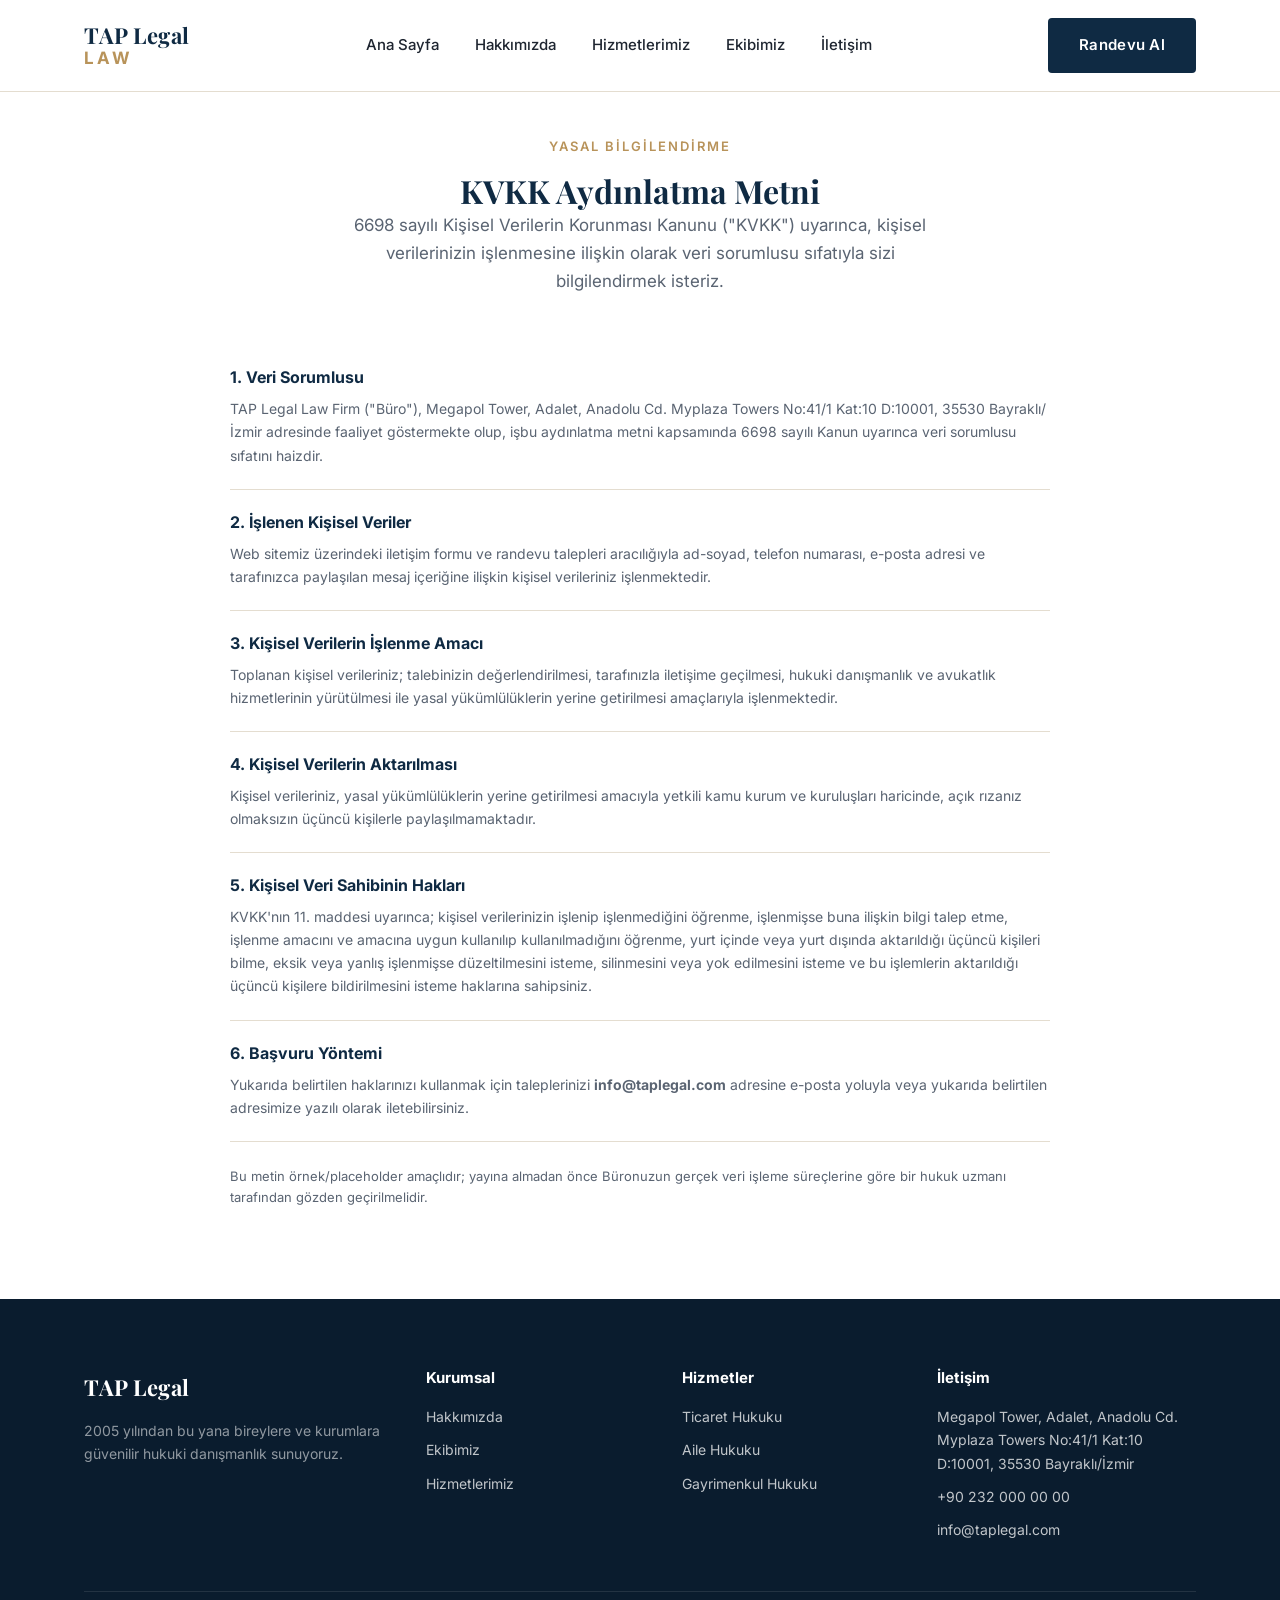
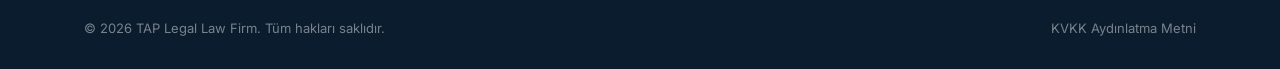
<file: kvkk.html>
<!DOCTYPE html>
<html lang="tr">
<head>
  <meta charset="UTF-8" />
  <meta name="viewport" content="width=device-width, initial-scale=1.0" />
  <title>KVKK Aydınlatma Metni | TAP Legal</title>
  <meta name="description" content="TAP Legal Law Firm 6698 sayılı Kişisel Verilerin Korunması Kanunu kapsamında aydınlatma metni." />
  <link rel="preconnect" href="https://fonts.googleapis.com" />
  <link href="https://fonts.googleapis.com/css2?family=Playfair+Display:wght@600;700&family=Inter:wght@400;500;600;700&display=swap" rel="stylesheet" />
  <link rel="stylesheet" href="css/style.css" />
</head>
<body>

  <header class="site-header">
    <div class="container nav">
      <a href="index.html" class="brand">
        <span class="brand-name">TAP Legal</span>
        <span class="brand-tag">Law</span>
      </a>

      <nav class="nav-links">
        <a href="index.html">Ana Sayfa</a>
        <a href="hakkimizda.html">Hakkımızda</a>
        <a href="hizmetler.html">Hizmetlerimiz</a>
        <a href="ekip.html">Ekibimiz</a>
        <a href="iletisim.html">İletişim</a>
      </nav>

      <div class="nav-cta">
        <a href="iletisim.html" class="btn btn-dark">Randevu Al</a>
        <button class="nav-toggle" aria-label="Menüyü aç/kapat" aria-expanded="false">
          <span></span><span></span><span></span>
        </button>
      </div>
    </div>
  </header>

  <section class="section section-top-sm">
    <div class="container">
      <div class="section-head center">
        <span class="eyebrow">Yasal Bilgilendirme</span>
        <h2>KVKK Aydınlatma Metni</h2>
        <p class="lead">6698 sayılı Kişisel Verilerin Korunması Kanunu ("KVKK") uyarınca, kişisel verilerinizin işlenmesine ilişkin olarak veri sorumlusu sıfatıyla sizi bilgilendirmek isteriz.</p>
      </div>

      <div style="max-width:820px;margin:0 auto;">
        <div class="faq-item">
          <h4>1. Veri Sorumlusu</h4>
          <p>TAP Legal Law Firm ("Büro"), Megapol Tower, Adalet, Anadolu Cd. Myplaza Towers No:41/1 Kat:10 D:10001, 35530 Bayraklı/İzmir adresinde faaliyet göstermekte olup, işbu aydınlatma metni kapsamında 6698 sayılı Kanun uyarınca veri sorumlusu sıfatını haizdir.</p>
        </div>

        <div class="faq-item">
          <h4>2. İşlenen Kişisel Veriler</h4>
          <p>Web sitemiz üzerindeki iletişim formu ve randevu talepleri aracılığıyla ad-soyad, telefon numarası, e-posta adresi ve tarafınızca paylaşılan mesaj içeriğine ilişkin kişisel verileriniz işlenmektedir.</p>
        </div>

        <div class="faq-item">
          <h4>3. Kişisel Verilerin İşlenme Amacı</h4>
          <p>Toplanan kişisel verileriniz; talebinizin değerlendirilmesi, tarafınızla iletişime geçilmesi, hukuki danışmanlık ve avukatlık hizmetlerinin yürütülmesi ile yasal yükümlülüklerin yerine getirilmesi amaçlarıyla işlenmektedir.</p>
        </div>

        <div class="faq-item">
          <h4>4. Kişisel Verilerin Aktarılması</h4>
          <p>Kişisel verileriniz, yasal yükümlülüklerin yerine getirilmesi amacıyla yetkili kamu kurum ve kuruluşları haricinde, açık rızanız olmaksızın üçüncü kişilerle paylaşılmamaktadır.</p>
        </div>

        <div class="faq-item">
          <h4>5. Kişisel Veri Sahibinin Hakları</h4>
          <p>KVKK'nın 11. maddesi uyarınca; kişisel verilerinizin işlenip işlenmediğini öğrenme, işlenmişse buna ilişkin bilgi talep etme, işlenme amacını ve amacına uygun kullanılıp kullanılmadığını öğrenme, yurt içinde veya yurt dışında aktarıldığı üçüncü kişileri bilme, eksik veya yanlış işlenmişse düzeltilmesini isteme, silinmesini veya yok edilmesini isteme ve bu işlemlerin aktarıldığı üçüncü kişilere bildirilmesini isteme haklarına sahipsiniz.</p>
        </div>

        <div class="faq-item">
          <h4>6. Başvuru Yöntemi</h4>
          <p>Yukarıda belirtilen haklarınızı kullanmak için taleplerinizi <strong>info@taplegal.com</strong> adresine e-posta yoluyla veya yukarıda belirtilen adresimize yazılı olarak iletebilirsiniz.</p>
        </div>

        <p class="form-note" style="margin-top:24px;">Bu metin örnek/placeholder amaçlıdır; yayına almadan önce Büronuzun gerçek veri işleme süreçlerine göre bir hukuk uzmanı tarafından gözden geçirilmelidir.</p>
      </div>
    </div>
  </section>

  <footer class="site-footer">
    <div class="container">
      <div class="footer-grid">
        <div class="footer-brand">
          <span class="brand-name">TAP Legal</span>
          <p>2005 yılından bu yana bireylere ve kurumlara güvenilir hukuki danışmanlık sunuyoruz.</p>
        </div>
        <div>
          <h4>Kurumsal</h4>
          <ul>
            <li><a href="hakkimizda.html">Hakkımızda</a></li>
            <li><a href="ekip.html">Ekibimiz</a></li>
            <li><a href="hizmetler.html">Hizmetlerimiz</a></li>
          </ul>
        </div>
        <div>
          <h4>Hizmetler</h4>
          <ul>
            <li><a href="hizmetler.html">Ticaret Hukuku</a></li>
            <li><a href="hizmetler.html">Aile Hukuku</a></li>
            <li><a href="hizmetler.html">Gayrimenkul Hukuku</a></li>
          </ul>
        </div>
        <div>
          <h4>İletişim</h4>
          <ul>
            <li>Megapol Tower, Adalet, Anadolu Cd. Myplaza Towers No:41/1 Kat:10 D:10001, 35530 Bayraklı/İzmir</li>
            <li>+90 232 000 00 00</li>
            <li>info@taplegal.com</li>
          </ul>
        </div>
      </div>
      <div class="footer-bottom">
        <span>© 2026 TAP Legal Law Firm. Tüm hakları saklıdır.</span>
        <span><a href="kvkk.html">KVKK Aydınlatma Metni</a></span>
      </div>
    </div>
  </footer>

  <script src="js/main.js"></script>
</body>
</html>
</file>
<file: css/style.css>
/* =========================================================
   Kalem & Ortak Hukuk Bürosu - Ortak Stil Dosyası
   ========================================================= */

:root {
  --navy: #0f2a43;
  --navy-dark: #0a1c2e;
  --gold: #b8935a;
  --gold-light: #d4b98a;
  --cream: #f7f4ef;
  --ink: #1e2530;
  --ink-light: #5a6472;
  --border: #e4ddd0;
  --white: #ffffff;
  --radius: 4px;
  --shadow: 0 10px 30px rgba(15, 42, 67, 0.08);
  --container: 1160px;
  --font-serif: "Playfair Display", "Georgia", serif;
  --font-sans: "Inter", -apple-system, BlinkMacSystemFont, "Segoe UI", sans-serif;
}

* {
  box-sizing: border-box;
  margin: 0;
  padding: 0;
}

html {
  scroll-behavior: smooth;
}

html {
  overflow-x: hidden;
}

body {
  font-family: var(--font-sans);
  color: var(--ink);
  background: var(--white);
  line-height: 1.65;
  -webkit-font-smoothing: antialiased;
  overflow-x: hidden;
  overflow-wrap: break-word;
  word-break: break-word;
}

img {
  max-width: 100%;
  display: block;
}

a {
  text-decoration: none;
  color: inherit;
}

ul {
  list-style: none;
}

.container {
  width: 100%;
  max-width: var(--container);
  margin: 0 auto;
  padding: 0 24px;
}

h1, h2, h3, h4 {
  font-family: var(--font-serif);
  color: var(--navy);
  font-weight: 700;
  line-height: 1.25;
}

h1 { font-size: 44px; }
h2 { font-size: 32px; }
h3 { font-size: 22px; }

.eyebrow {
  display: inline-block;
  font-size: 13px;
  letter-spacing: 2px;
  text-transform: uppercase;
  color: var(--gold);
  font-weight: 600;
  margin-bottom: 14px;
}

.lead {
  color: var(--ink-light);
  font-size: 17px;
}

.btn {
  display: inline-block;
  padding: 14px 30px;
  border-radius: var(--radius);
  font-weight: 600;
  font-size: 15px;
  letter-spacing: 0.3px;
  transition: all 0.25s ease;
  border: 1px solid transparent;
  cursor: pointer;
}

.btn-primary {
  background: var(--gold);
  color: var(--white);
}
.btn-primary:hover {
  background: #a3814e;
}

.btn-outline {
  background: transparent;
  border: 1px solid var(--white);
  color: var(--white);
}
.btn-outline:hover {
  background: rgba(255, 255, 255, 0.12);
}

.btn-dark {
  background: var(--navy);
  color: var(--white);
}
.btn-dark:hover {
  background: var(--navy-dark);
}

.section {
  padding: 90px 0;
}

.section-top-sm {
  padding-top: 40px;
}

.section-tight {
  padding: 60px 0;
}

.section-alt {
  background: var(--cream);
}

.section-head {
  max-width: 620px;
  margin-bottom: 50px;
}

.section-head.center {
  margin-left: auto;
  margin-right: auto;
  text-align: center;
}

/* ---------- Header ---------- */

.site-header {
  position: sticky;
  top: 0;
  z-index: 1000;
  background: rgba(255, 255, 255, 0.97);
  border-bottom: 1px solid var(--border);
  backdrop-filter: blur(6px);
}

.nav {
  display: flex;
  align-items: center;
  justify-content: space-between;
  padding-top: 18px;
  padding-bottom: 18px;
}

.brand {
  display: flex;
  flex-direction: column;
  line-height: 1;
}

.brand-name {
  font-family: var(--font-serif);
  font-size: 22px;
  font-weight: 700;
  color: var(--navy);
  letter-spacing: 0.5px;
}

.brand-tag {
  font-size: 17px;
  font-weight: 700;
  letter-spacing: 3px;
  text-transform: uppercase;
  color: var(--gold);
  margin-top: 4px;
}

.nav-links {
  display: flex;
  align-items: center;
  gap: 36px;
}

.nav-links a {
  font-size: 15px;
  font-weight: 500;
  color: var(--ink);
  position: relative;
  padding: 6px 0;
}

.nav-links a:hover,
.nav-links a.active {
  color: var(--gold);
}

.nav-cta {
  display: flex;
  align-items: center;
  gap: 20px;
}

.nav-toggle {
  display: none;
  flex-direction: column;
  gap: 5px;
  background: none;
  border: none;
  cursor: pointer;
  padding: 6px;
}

.nav-toggle span {
  width: 26px;
  height: 2px;
  background: var(--navy);
  display: block;
}

/* ---------- Hero ---------- */

.hero {
  background: linear-gradient(135deg, var(--navy) 0%, var(--navy-dark) 100%);
  color: var(--white);
  padding: 110px 0;
  position: relative;
  overflow: hidden;
}

.hero::after {
  content: "";
  position: absolute;
  right: -120px;
  top: -120px;
  width: 420px;
  height: 420px;
  border: 1px solid rgba(184, 147, 90, 0.25);
  border-radius: 50%;
}

.hero-grid {
  display: grid;
  grid-template-columns: 1.1fr 0.9fr;
  gap: 50px;
  align-items: center;
  position: relative;
}

.hero h1 {
  color: var(--white);
  margin-bottom: 20px;
}

.hero p {
  color: rgba(255, 255, 255, 0.75);
  font-size: 18px;
  max-width: 520px;
  margin-bottom: 34px;
}

.hero-actions {
  display: flex;
  gap: 16px;
  flex-wrap: wrap;
}

.hero-card {
  display: grid;
  grid-template-columns: 1fr 1fr;
  background: rgba(255, 255, 255, 0.04);
  border: 1px solid rgba(184, 147, 90, 0.35);
  border-radius: var(--radius);
}

.hero-stat {
  padding: 46px 30px;
  text-align: center;
  border-right: 1px solid rgba(184, 147, 90, 0.2);
  border-bottom: 1px solid rgba(184, 147, 90, 0.2);
}

.hero-stat:nth-child(2n) {
  border-right: none;
}

.hero-stat:nth-last-child(-n+2) {
  border-bottom: none;
}

.hero-stat strong {
  font-family: var(--font-serif);
  font-weight: 700;
  font-size: 40px;
  color: var(--gold);
  display: block;
  margin-bottom: 10px;
}

.hero-stat span {
  font-size: 13px;
  letter-spacing: 0.5px;
  text-transform: uppercase;
  color: rgba(255, 255, 255, 0.6);
  display: block;
}

/* ---------- Page header (inner pages) ---------- */

.page-header {
  background: var(--navy);
  color: var(--white);
  padding: 70px 0 60px;
  text-align: center;
}

.page-header h1 {
  color: var(--white);
}

.breadcrumb {
  margin-top: 12px;
  font-size: 14px;
  color: rgba(255, 255, 255, 0.6);
}

.breadcrumb a {
  color: var(--gold);
}

/* ---------- Cards / Grids ---------- */

.grid {
  display: grid;
  gap: 30px;
}

.grid-3 { grid-template-columns: repeat(3, 1fr); }
.grid-2 { grid-template-columns: repeat(2, 1fr); }
.grid-4 { grid-template-columns: repeat(4, 1fr); }

.card {
  background: var(--white);
  border: 1px solid var(--border);
  border-radius: var(--radius);
  padding: 36px 30px;
  transition: box-shadow 0.25s ease, transform 0.25s ease;
}

.card:hover {
  box-shadow: var(--shadow);
  transform: translateY(-4px);
}

.card-icon {
  width: 52px;
  height: 52px;
  border-radius: 50%;
  background: var(--cream);
  color: var(--gold);
  display: flex;
  align-items: center;
  justify-content: center;
  font-size: 22px;
  margin-bottom: 20px;
  font-family: var(--font-serif);
}

.card h3 {
  margin-bottom: 12px;
}

.card p {
  color: var(--ink-light);
  font-size: 15px;
}

.card a.more {
  display: inline-block;
  margin-top: 16px;
  font-size: 14px;
  font-weight: 600;
  color: var(--gold);
}

/* ---------- Team ---------- */

.team-card {
  background: var(--white);
  border: 1px solid var(--border);
  border-radius: var(--radius);
  overflow: hidden;
  transition: box-shadow 0.25s ease, transform 0.25s ease;
}

.team-card:hover {
  box-shadow: var(--shadow);
  transform: translateY(-4px);
}

.team-photo {
  aspect-ratio: 4 / 5;
  background: linear-gradient(160deg, var(--cream), #e9e2d4);
  display: flex;
  align-items: center;
  justify-content: center;
  color: var(--navy);
  font-family: var(--font-serif);
  font-size: 46px;
}

.team-info {
  padding: 24px;
}

.team-info h3 {
  margin-bottom: 4px;
}

.team-role {
  color: var(--gold);
  font-size: 13px;
  letter-spacing: 1px;
  text-transform: uppercase;
  font-weight: 600;
  margin-bottom: 12px;
  display: block;
}

.team-info p {
  color: var(--ink-light);
  font-size: 14px;
  margin-bottom: 14px;
}

.team-contact {
  font-size: 13px;
  color: var(--ink-light);
}

.team-contact div {
  margin-bottom: 4px;
}

/* ---------- About sections ---------- */

.about-split {
  display: grid;
  grid-template-columns: 0.9fr 1.1fr;
  gap: 60px;
  align-items: center;
}

.about-photo {
  aspect-ratio: 4 / 3;
  background: linear-gradient(160deg, var(--navy), var(--navy-dark));
  border-radius: var(--radius);
  position: relative;
  display: flex;
  align-items: center;
  justify-content: center;
}

.about-photo::before {
  content: "";
  position: absolute;
  inset: 18px;
  border: 1px solid rgba(184, 147, 90, 0.4);
}

.about-photo::after {
  content: "TAP";
  font-family: var(--font-serif);
  font-weight: 700;
  font-size: 42px;
  letter-spacing: 14px;
  color: rgba(184, 147, 90, 0.5);
  position: relative;
  z-index: 1;
  padding-left: 14px;
}

.value-list {
  margin-top: 20px;
}

.value-list li {
  display: flex;
  gap: 16px;
  padding: 16px 0;
  border-bottom: 1px solid var(--border);
}

.value-list li:last-child { border-bottom: none; }

.value-num {
  font-family: var(--font-serif);
  color: var(--gold);
  font-size: 20px;
  min-width: 34px;
}

.value-list h4 {
  font-family: var(--font-sans);
  font-size: 16px;
  color: var(--navy);
  margin-bottom: 4px;
}

.value-list p {
  color: var(--ink-light);
  font-size: 14px;
}

/* ---------- Stats strip ---------- */

.stats {
  background: var(--navy);
  color: var(--white);
  padding: 50px 0;
}

.stats .grid-4 {
  text-align: center;
}

.stats strong {
  display: block;
  font-family: var(--font-serif);
  font-weight: 700;
  font-size: 42px;
  color: var(--gold);
  margin-bottom: 6px;
}

.stats span {
  font-size: 14px;
  color: rgba(255, 255, 255, 0.7);
}

/* ---------- CTA banner ---------- */

.cta-banner {
  background: linear-gradient(135deg, var(--gold) 0%, #a3814e 100%);
  color: var(--white);
  padding: 60px 0;
  text-align: center;
}

.cta-banner h2 {
  color: var(--white);
  margin-bottom: 14px;
}

.cta-banner p {
  color: rgba(255, 255, 255, 0.9);
  margin-bottom: 26px;
}

/* ---------- Contact page ---------- */

.contact-grid {
  display: grid;
  grid-template-columns: 0.85fr 1.15fr;
  gap: 50px;
}

.contact-info-card {
  background: var(--cream);
  border-radius: var(--radius);
  padding: 34px;
}

.contact-info-item {
  display: flex;
  gap: 16px;
  margin-bottom: 26px;
}

.contact-info-item:last-child { margin-bottom: 0; }

.contact-info-item .icon {
  width: 44px;
  height: 44px;
  border-radius: 50%;
  background: var(--navy);
  color: var(--gold);
  display: flex;
  align-items: center;
  justify-content: center;
  flex-shrink: 0;
  font-size: 18px;
}

.contact-info-item h4 {
  font-size: 15px;
  color: var(--navy);
  margin-bottom: 4px;
}

.contact-info-item p {
  font-size: 14px;
  color: var(--ink-light);
}

.map-box {
  margin-top: 26px;
  border-radius: var(--radius);
  overflow: hidden;
  border: 1px solid var(--border);
}

.map-box iframe {
  width: 100%;
  height: 220px;
  border: 0;
  display: block;
}

.form-card {
  background: var(--white);
  border: 1px solid var(--border);
  border-radius: var(--radius);
  padding: 40px;
  box-shadow: var(--shadow);
}

.form-row {
  display: grid;
  grid-template-columns: 1fr 1fr;
  gap: 20px;
}

.field {
  margin-bottom: 20px;
}

.field label {
  display: block;
  font-size: 13px;
  font-weight: 600;
  color: var(--navy);
  margin-bottom: 8px;
}

.field input,
.field select,
.field textarea {
  width: 100%;
  padding: 13px 14px;
  border: 1px solid var(--border);
  border-radius: var(--radius);
  font-family: var(--font-sans);
  font-size: 14px;
  color: var(--ink);
  background: var(--white);
}

.field input:focus,
.field select:focus,
.field textarea:focus {
  outline: none;
  border-color: var(--gold);
}

.field textarea {
  resize: vertical;
  min-height: 130px;
}

.form-note {
  font-size: 13px;
  color: var(--ink-light);
  margin-top: 14px;
}

/* ---------- Practice detail (hizmetler.html) ---------- */

.practice-item {
  display: grid;
  grid-template-columns: 90px 1fr;
  gap: 26px;
  padding: 34px 0;
  border-bottom: 1px solid var(--border);
}

.practice-item:first-child { padding-top: 0; }
.practice-item:last-child { border-bottom: none; }

.practice-num {
  font-family: var(--font-serif);
  font-size: 34px;
  color: var(--gold);
}

.practice-item h3 {
  margin-bottom: 10px;
}

.practice-item p {
  color: var(--ink-light);
  font-size: 15px;
  margin-bottom: 14px;
}

.tag-list {
  display: flex;
  flex-wrap: wrap;
  gap: 10px;
}

.tag-list span {
  font-size: 12px;
  padding: 6px 14px;
  border-radius: 20px;
  background: var(--cream);
  color: var(--navy);
  border: 1px solid var(--border);
}

/* ---------- FAQ ---------- */

.faq-item {
  border-bottom: 1px solid var(--border);
  padding: 22px 0;
}

.faq-item h4 {
  font-family: var(--font-sans);
  font-size: 16px;
  color: var(--navy);
  margin-bottom: 10px;
}

.faq-item p {
  color: var(--ink-light);
  font-size: 14px;
}

/* ---------- Footer ---------- */

.site-footer {
  background: var(--navy-dark);
  color: rgba(255, 255, 255, 0.75);
  padding: 70px 0 30px;
}

.footer-grid {
  display: grid;
  grid-template-columns: 1.4fr 1fr 1fr 1.2fr;
  gap: 40px;
  padding-bottom: 40px;
  border-bottom: 1px solid rgba(255, 255, 255, 0.1);
}

.footer-brand .brand-name {
  color: var(--white);
}

.footer-grid p {
  font-size: 14px;
  margin-top: 14px;
  color: rgba(255, 255, 255, 0.55);
}

.footer-grid h4 {
  font-family: var(--font-sans);
  color: var(--white);
  font-size: 15px;
  margin-bottom: 18px;
}

.footer-grid ul li {
  margin-bottom: 10px;
  font-size: 14px;
}

.footer-grid ul li a:hover {
  color: var(--gold);
}

.footer-bottom {
  padding-top: 26px;
  display: flex;
  justify-content: space-between;
  font-size: 13px;
  color: rgba(255, 255, 255, 0.45);
  flex-wrap: wrap;
  gap: 10px;
}

/* =========================================================
   Responsive
   ========================================================= */

@media (max-width: 980px) {
  .hero-grid,
  .about-split,
  .contact-grid {
    grid-template-columns: 1fr;
  }

  .grid-3, .grid-4 { grid-template-columns: repeat(2, 1fr); }

  .footer-grid {
    grid-template-columns: 1fr 1fr;
  }

  h1 { font-size: 36px; }
  h2 { font-size: 28px; }
}

@media (max-width: 720px) {
  .container {
    padding: 0 16px;
  }

  .nav {
    padding-top: 26px;
    padding-bottom: 26px;
  }

  .hero-stat {
    padding: 30px 16px;
  }

  .hero-stat strong {
    font-size: 30px;
  }

  .hero-stat span {
    font-size: 11px;
  }

  .nav-links,
  .nav-cta .btn {
    display: none;
  }

  .nav-links.open {
    display: flex;
  }

  .nav-toggle {
    display: flex;
  }

  .nav {
    flex-wrap: wrap;
  }

  .nav-links {
    position: absolute;
    top: 100%;
    left: 0;
    right: 0;
    background: var(--white);
    flex-direction: column;
    align-items: flex-start;
    gap: 0;
    border-bottom: 1px solid var(--border);
    box-shadow: var(--shadow);
  }

  .nav-links a {
    width: 100%;
    padding: 16px;
    border-bottom: 1px solid var(--border);
  }

  .hero {
    padding: 70px 0;
    text-align: center;
  }

  .hero p {
    margin-left: auto;
    margin-right: auto;
  }

  .hero-actions {
    justify-content: center;
  }

  .grid-3, .grid-4, .grid-2 {
    grid-template-columns: 1fr;
  }

  .section {
    padding: 60px 0;
  }

  .practice-item {
    grid-template-columns: 1fr;
    gap: 10px;
  }

  .form-row {
    grid-template-columns: 1fr;
  }

  .contact-info-card,
  .form-card {
    padding: 20px;
  }

  .footer-grid {
    grid-template-columns: 1fr;
    text-align: left;
  }

  .footer-bottom {
    flex-direction: column;
    text-align: center;
  }

  h1 { font-size: 30px; }
  h2 { font-size: 24px; }
}
</file>
